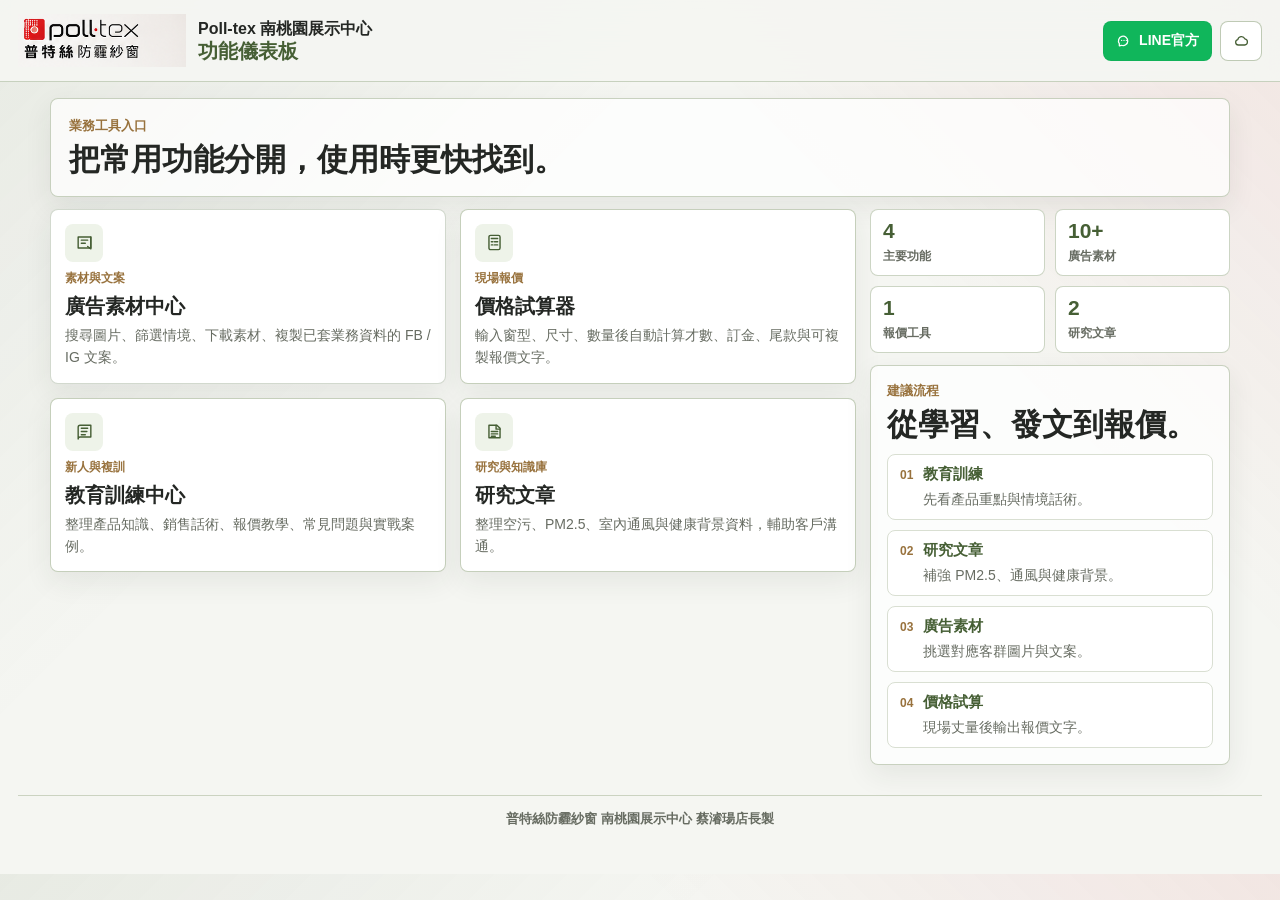
<file: index.html>
<!doctype html>
<html lang="zh-Hant">
  <head>
    <meta charset="utf-8" />
    <meta name="viewport" content="width=device-width, initial-scale=1" />
    <title>Poll-tex 南桃園展示中心功能儀表板</title>
    <link rel="stylesheet" href="styles.css?v=28" />
  </head>
  <body class="dashboard-page">
    <header class="topbar topbar--simple">
      <div class="topbar__inner dashboard-topbar">
        <a class="brand-block brand-block--link" href="index.html" aria-label="Poll-tex 南桃園展示中心功能儀表板">
          <img class="brand-logo" src="assets/polltex-logo.png" alt="Poll-tex 普特絲防霾紗窗" />
          <div>
            <p class="brand-title">Poll-tex 南桃園展示中心</p>
            <h1>功能儀表板</h1>
          </div>
        </a>

        <nav class="quick-links dashboard-nav" aria-label="外部連結">
          <a class="quick-link quick-link--line" href="https://lin.ee/WaqjlRa" target="_blank" rel="noopener noreferrer">
            <svg viewBox="0 0 24 24" aria-hidden="true">
              <path d="M5 19.2V16a7 7 0 1 1 3.1 2.4L5 19.2Z" />
              <path d="M8.5 11.2h.01M12 11.2h.01M15.5 11.2h.01" />
            </svg>
            LINE官方
          </a>
          <a class="quick-link quick-link--icon" href="https://drive.google.com/drive/folders/1jVhw9jCTyAgVBqt5EEuxBNboC5yIZ0II?usp=drive_link" target="_blank" rel="noopener noreferrer" aria-label="開啟雲端素材資料夾" title="雲端素材">
            <svg viewBox="0 0 24 24" aria-hidden="true">
              <path d="M17.5 18H8a4 4 0 0 1-.8-7.92A5.5 5.5 0 0 1 17.7 8.7 4.7 4.7 0 0 1 17.5 18Z" />
            </svg>
          </a>
        </nav>
      </div>
    </header>

    <main class="dashboard-shell">
      <section class="dashboard-hero dashboard-hero--compact" aria-labelledby="dashboardTitle">
        <div>
          <p class="eyebrow">業務工具入口</p>
          <h2 id="dashboardTitle">把常用功能分開，使用時更快找到。</h2>
        </div>
      </section>

      <div class="dashboard-layout">
        <section class="module-grid" aria-label="功能模組">
          <a class="module-card module-card--primary" href="ads.html">
            <span class="module-icon" aria-hidden="true">
              <svg viewBox="0 0 24 24">
                <path d="M4 5h16v14H4z" />
                <path d="M8 9h8M8 13h5M16 17l4 3V5" />
              </svg>
            </span>
            <span class="module-kicker">素材與文案</span>
            <strong>廣告素材中心</strong>
            <span>搜尋圖片、篩選情境、下載素材、複製已套業務資料的 FB / IG 文案。</span>
          </a>

          <a class="module-card" href="quote.html">
            <span class="module-icon" aria-hidden="true">
              <svg viewBox="0 0 24 24">
                <path d="M7 3h10a2 2 0 0 1 2 2v14a2 2 0 0 1-2 2H7a2 2 0 0 1-2-2V5a2 2 0 0 1 2-2Z" />
                <path d="M8 7h8M8 11h2M12 11h4M8 15h2M12 15h4" />
              </svg>
            </span>
            <span class="module-kicker">現場報價</span>
            <strong>價格試算器</strong>
            <span>輸入窗型、尺寸、數量後自動計算才數、訂金、尾款與可複製報價文字。</span>
          </a>

          <a class="module-card" href="training.html">
            <span class="module-icon" aria-hidden="true">
              <svg viewBox="0 0 24 24">
                <path d="M4 6.5A2.5 2.5 0 0 1 6.5 4H20v15H6.5A2.5 2.5 0 0 0 4 21.5v-15Z" />
                <path d="M8 8h8M8 12h7M8 16h5" />
              </svg>
            </span>
            <span class="module-kicker">新人與複訓</span>
            <strong>教育訓練中心</strong>
            <span>整理產品知識、銷售話術、報價教學、常見問題與實戰案例。</span>
          </a>

          <a class="module-card" href="articles.html">
            <span class="module-icon" aria-hidden="true">
              <svg viewBox="0 0 24 24">
                <path d="M5 4h10l4 4v12H5z" />
                <path d="M14 4v5h5M8 12h8M8 15h8M8 18h5" />
              </svg>
            </span>
            <span class="module-kicker">研究與知識庫</span>
            <strong>研究文章</strong>
            <span>整理空污、PM2.5、室內通風與健康背景資料，輔助客戶溝通。</span>
          </a>
        </section>

        <aside class="dashboard-side" aria-label="儀表板摘要">
          <div class="dashboard-stats" aria-label="目前工具狀態">
            <div>
              <strong>4</strong>
              <span>主要功能</span>
            </div>
            <div>
              <strong>10+</strong>
              <span>廣告素材</span>
            </div>
            <div>
              <strong>1</strong>
              <span>報價工具</span>
            </div>
            <div>
              <strong>2</strong>
              <span>研究文章</span>
            </div>
          </div>

          <section class="workflow-panel" aria-label="建議使用流程">
            <div>
              <p class="eyebrow">建議流程</p>
              <h2>從學習、發文到報價。</h2>
            </div>
            <ol class="workflow-list">
              <li><span>01</span><strong>教育訓練</strong><em>先看產品重點與情境話術。</em></li>
              <li><span>02</span><strong>研究文章</strong><em>補強 PM2.5、通風與健康背景。</em></li>
              <li><span>03</span><strong>廣告素材</strong><em>挑選對應客群圖片與文案。</em></li>
              <li><span>04</span><strong>價格試算</strong><em>現場丈量後輸出報價文字。</em></li>
            </ol>
          </section>
        </aside>
      </div>
    </main>

    <footer class="site-footer">
      <p>普特絲防霾紗窗 南桃園展示中心 蔡濬瑒店長製</p>
    </footer>
  </body>
</html>
</file>
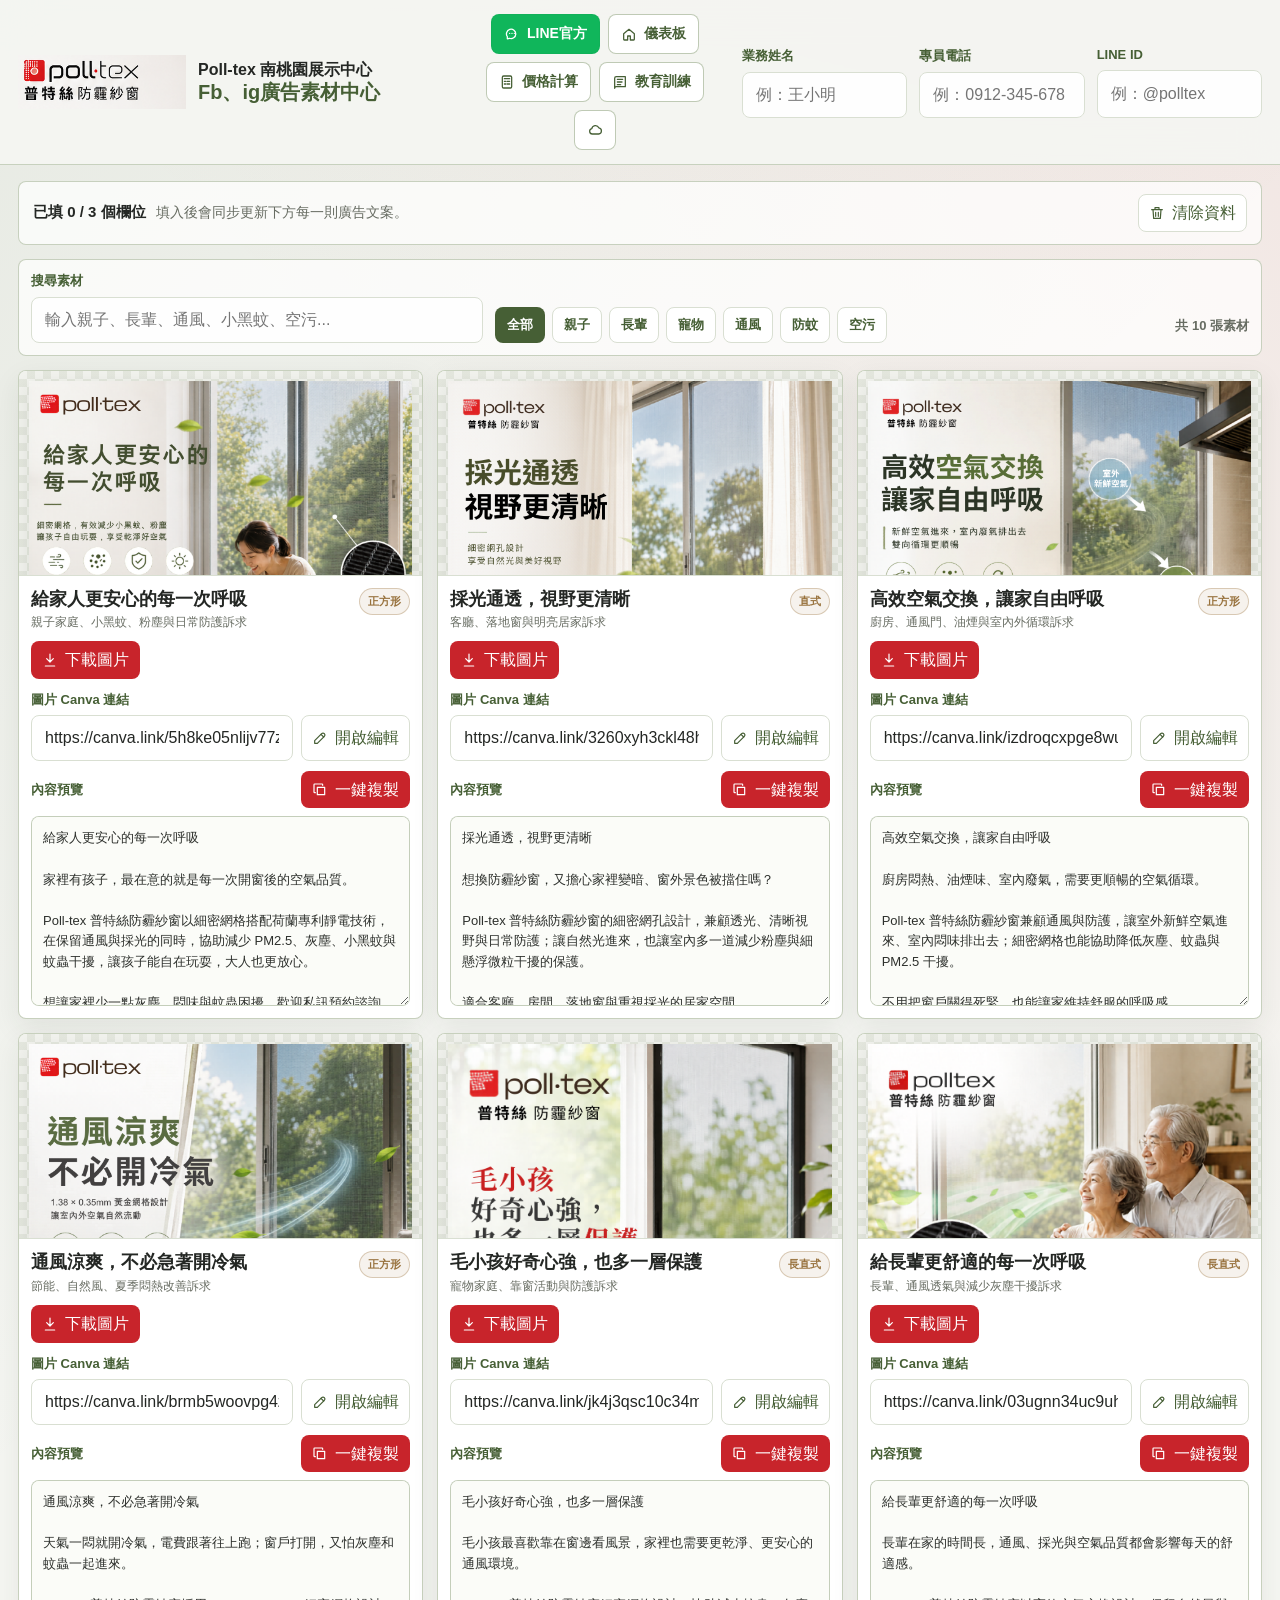
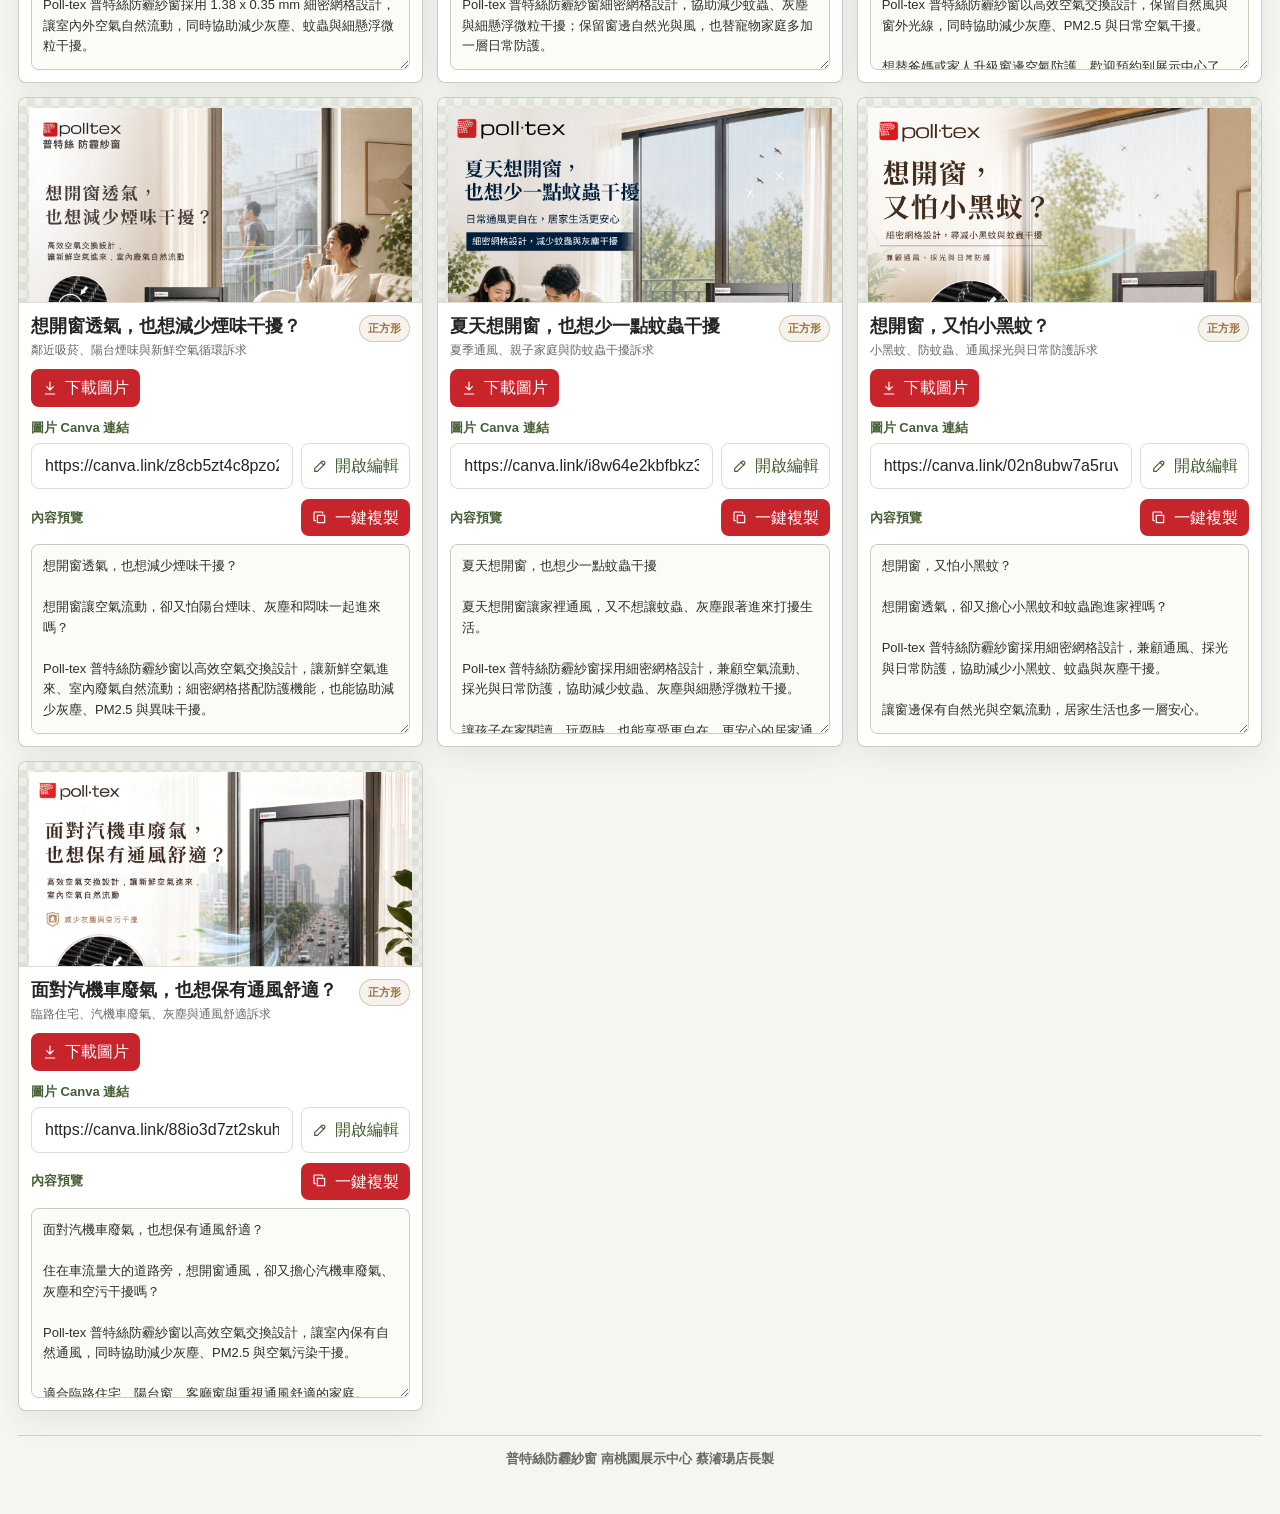
<file: ads.html>
<!doctype html>
<html lang="zh-Hant">
  <head>
    <meta charset="utf-8" />
    <meta name="viewport" content="width=device-width, initial-scale=1" />
    <title>Poll-tex Fb、ig 廣告素材中心</title>
    <link rel="stylesheet" href="styles.css?v=28" />
  </head>
  <body>
    <header class="topbar">
      <div class="topbar__inner">
        <a class="brand-block brand-block--link" href="index.html" aria-label="返回功能儀表板">
          <img class="brand-logo" src="assets/polltex-logo.png" alt="Poll-tex 普特絲防霾紗窗" />
          <div>
            <p class="brand-title">Poll-tex 南桃園展示中心</p>
            <h1>Fb、ig廣告素材中心</h1>
          </div>
        </a>

        <nav class="quick-links" aria-label="功能連結">
          <a class="quick-link quick-link--line" href="https://lin.ee/WaqjlRa" target="_blank" rel="noopener noreferrer">
            <svg viewBox="0 0 24 24" aria-hidden="true">
              <path d="M5 19.2V16a7 7 0 1 1 3.1 2.4L5 19.2Z" />
              <path d="M8.5 11.2h.01M12 11.2h.01M15.5 11.2h.01" />
            </svg>
            LINE官方
          </a>
          <a class="quick-link" href="index.html">
            <svg viewBox="0 0 24 24" aria-hidden="true">
              <path d="M4 11.5 12 5l8 6.5V20a1 1 0 0 1-1 1h-5v-6h-4v6H5a1 1 0 0 1-1-1v-8.5Z" />
            </svg>
            儀表板
          </a>
          <a class="quick-link" href="quote.html">
            <svg viewBox="0 0 24 24" aria-hidden="true">
              <path d="M7 3h10a2 2 0 0 1 2 2v14a2 2 0 0 1-2 2H7a2 2 0 0 1-2-2V5a2 2 0 0 1 2-2Z" />
              <path d="M8 7h8M8 11h2M12 11h4M8 15h2M12 15h4" />
            </svg>
            價格計算
          </a>
          <a class="quick-link" href="training.html">
            <svg viewBox="0 0 24 24" aria-hidden="true">
              <path d="M4 6.5A2.5 2.5 0 0 1 6.5 4H20v15H6.5A2.5 2.5 0 0 0 4 21.5v-15Z" />
              <path d="M8 8h8M8 12h7M8 16h5" />
            </svg>
            教育訓練
          </a>
          <a class="quick-link quick-link--icon" href="https://drive.google.com/drive/folders/1jVhw9jCTyAgVBqt5EEuxBNboC5yIZ0II?usp=drive_link" target="_blank" rel="noopener noreferrer" aria-label="開啟雲端素材資料夾" title="雲端素材">
            <svg viewBox="0 0 24 24" aria-hidden="true">
              <path d="M17.5 18H8a4 4 0 0 1-.8-7.92A5.5 5.5 0 0 1 17.7 8.7 4.7 4.7 0 0 1 17.5 18Z" />
            </svg>
          </a>
        </nav>

        <form class="agent-form" id="agentForm" autocomplete="on">
          <label class="field">
            <span>業務姓名</span>
            <input id="agentName" name="agentName" type="text" placeholder="例：王小明" />
          </label>
          <label class="field">
            <span>專員電話</span>
            <input id="agentPhone" name="agentPhone" type="tel" placeholder="例：0912-345-678" />
          </label>
          <label class="field">
            <span>LINE ID</span>
            <input id="agentLine" name="agentLine" type="text" placeholder="例：@polltex" />
          </label>
        </form>
      </div>
    </header>

    <main class="page-shell">
      <section class="status-strip" aria-label="素材狀態">
        <div>
          <strong id="profileStatus">尚未填寫業務資料</strong>
          <span>填入後會同步更新下方每一則廣告文案。</span>
        </div>
        <button class="soft-button" id="clearProfile" type="button">
          <svg viewBox="0 0 24 24" aria-hidden="true">
            <path d="M4 7h16M10 11v6M14 11v6M6 7l1 13h10l1-13M9 7V4h6v3" />
          </svg>
          清除資料
        </button>
      </section>

      <section class="asset-tools" aria-label="素材搜尋與篩選">
        <label class="search-box">
          <span>搜尋素材</span>
          <input id="assetSearch" type="search" placeholder="輸入親子、長輩、通風、小黑蚊、空污..." autocomplete="off" />
        </label>
        <div class="filter-panel">
          <div class="filter-tabs" aria-label="情境篩選">
            <button class="filter-tab is-active" type="button" data-filter="all">全部</button>
            <button class="filter-tab" type="button" data-filter="family">親子</button>
            <button class="filter-tab" type="button" data-filter="senior">長輩</button>
            <button class="filter-tab" type="button" data-filter="pet">寵物</button>
            <button class="filter-tab" type="button" data-filter="breeze">通風</button>
            <button class="filter-tab" type="button" data-filter="mosquito">防蚊</button>
            <button class="filter-tab" type="button" data-filter="air">空污</button>
          </div>
          <p class="asset-count" id="assetCount">共 10 張素材</p>
        </div>
      </section>

      <section class="ad-grid" id="adGrid" aria-label="廣告素材清單"></section>
      <div class="empty-state" id="emptyState" hidden>
        <strong>找不到符合的素材</strong>
        <span>換個關鍵字，或切回「全部」查看完整素材。</span>
      </div>
    </main>

    <footer class="site-footer">
      <p>普特絲防霾紗窗 南桃園展示中心 蔡濬瑒店長製</p>
    </footer>

    <div class="toast" id="toast" role="status" aria-live="polite"></div>

    <button class="back-top" id="backTop" type="button" aria-label="回到頁面上方" hidden>
      <svg viewBox="0 0 24 24" aria-hidden="true">
        <path d="M12 19V5M6 11l6-6 6 6" />
      </svg>
    </button>

    <div class="image-lightbox" id="imageLightbox" hidden>
      <button class="image-lightbox__close" id="closeLightbox" type="button" aria-label="關閉圖片預覽">
        <svg viewBox="0 0 24 24" aria-hidden="true">
          <path d="M6 6l12 12M18 6 6 18" />
        </svg>
      </button>
      <div class="image-lightbox__stage">
        <img id="lightboxImage" alt="" />
      </div>
      <p class="image-lightbox__caption" id="lightboxCaption"></p>
    </div>

    <script src="script.js?v=28"></script>
  </body>
</html>
</file>
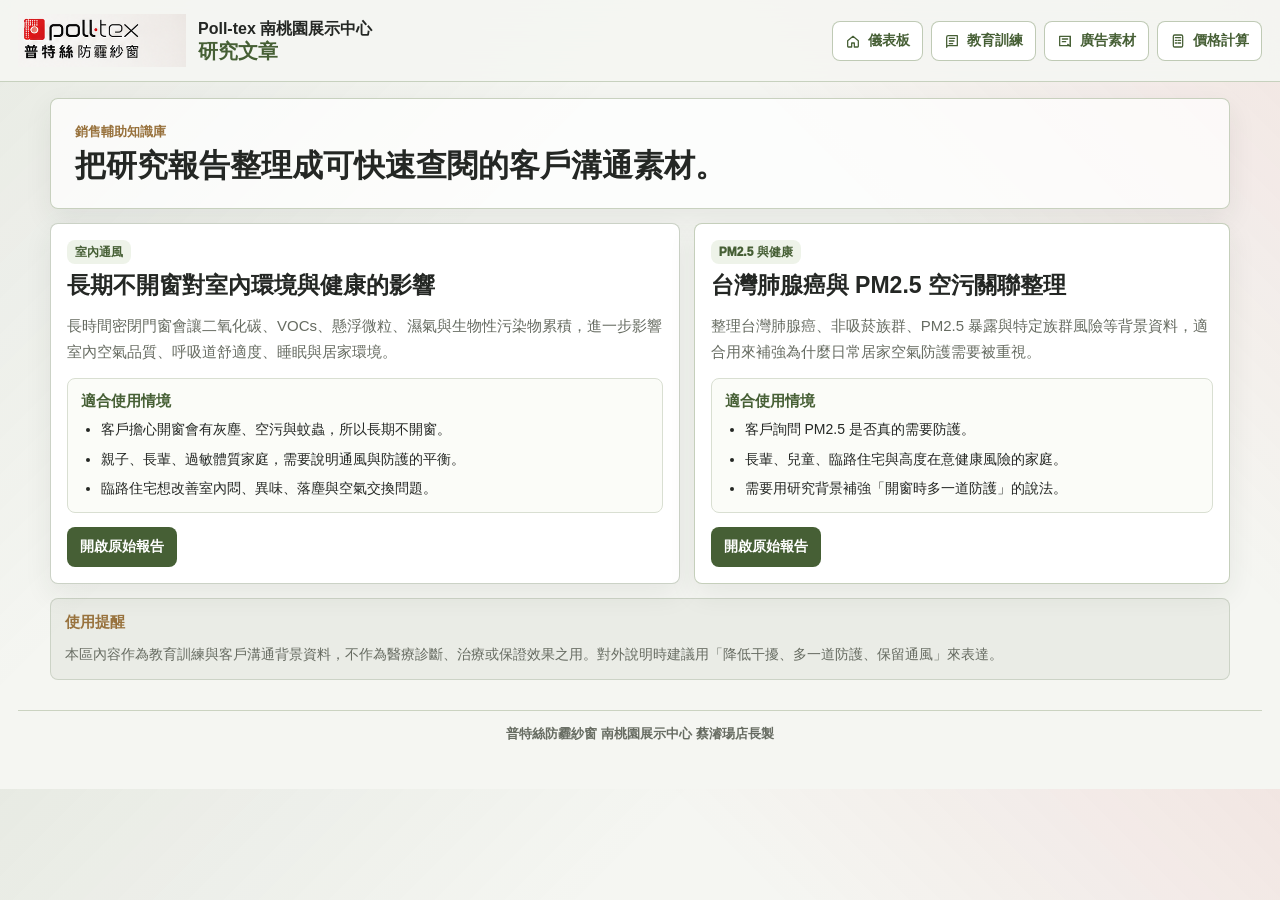
<file: articles.html>
<!doctype html>
<html lang="zh-Hant">
  <head>
    <meta charset="utf-8" />
    <meta name="viewport" content="width=device-width, initial-scale=1" />
    <title>Poll-tex 研究文章</title>
    <link rel="stylesheet" href="styles.css?v=28" />
  </head>
  <body>
    <header class="topbar topbar--simple">
      <div class="topbar__inner dashboard-topbar">
        <a class="brand-block brand-block--link" href="index.html" aria-label="返回功能儀表板">
          <img class="brand-logo" src="assets/polltex-logo.png" alt="Poll-tex 普特絲防霾紗窗" />
          <div>
            <p class="brand-title">Poll-tex 南桃園展示中心</p>
            <h1>研究文章</h1>
          </div>
        </a>

        <nav class="quick-links dashboard-nav" aria-label="功能連結">
          <a class="quick-link" href="index.html">
            <svg viewBox="0 0 24 24" aria-hidden="true">
              <path d="M4 11.5 12 5l8 6.5V20a1 1 0 0 1-1 1h-5v-6h-4v6H5a1 1 0 0 1-1-1v-8.5Z" />
            </svg>
            儀表板
          </a>
          <a class="quick-link" href="training.html#research">
            <svg viewBox="0 0 24 24" aria-hidden="true">
              <path d="M4 6.5A2.5 2.5 0 0 1 6.5 4H20v15H6.5A2.5 2.5 0 0 0 4 21.5v-15Z" />
              <path d="M8 8h8M8 12h7M8 16h5" />
            </svg>
            教育訓練
          </a>
          <a class="quick-link" href="ads.html">
            <svg viewBox="0 0 24 24" aria-hidden="true">
              <path d="M4 5h16v14H4z" />
              <path d="M8 9h8M8 13h5M16 17l4 3V5" />
            </svg>
            廣告素材
          </a>
          <a class="quick-link" href="quote.html">
            <svg viewBox="0 0 24 24" aria-hidden="true">
              <path d="M7 3h10a2 2 0 0 1 2 2v14a2 2 0 0 1-2 2H7a2 2 0 0 1-2-2V5a2 2 0 0 1 2-2Z" />
              <path d="M8 7h8M8 11h2M12 11h4M8 15h2M12 15h4" />
            </svg>
            價格計算
          </a>
        </nav>
      </div>
    </header>

    <main class="dashboard-shell">
      <section class="training-hero article-hero" aria-labelledby="articleTitle">
        <p class="eyebrow">銷售輔助知識庫</p>
        <h2 id="articleTitle">把研究報告整理成可快速查閱的客戶溝通素材。</h2>
      </section>

      <section class="article-layout" aria-label="研究文章列表">
        <article class="article-card article-card--featured">
          <div class="article-card__top">
            <span>室內通風</span>
            <strong>長期不開窗對室內環境與健康的影響</strong>
          </div>
          <p>長時間密閉門窗會讓二氧化碳、VOCs、懸浮微粒、濕氣與生物性污染物累積，進一步影響室內空氣品質、呼吸道舒適度、睡眠與居家環境。</p>
          <div class="article-use">
            <h3>適合使用情境</h3>
            <ul>
              <li>客戶擔心開窗會有灰塵、空污與蚊蟲，所以長期不開窗。</li>
              <li>親子、長輩、過敏體質家庭，需要說明通風與防護的平衡。</li>
              <li>臨路住宅想改善室內悶、異味、落塵與空氣交換問題。</li>
            </ul>
          </div>
          <div class="article-actions">
            <a class="soft-link-button" href="https://docs.google.com/document/d/1JTPM-Xh2n6BMrpYaNBnG1c4xPFk9e2BYab7vm0SftYc/edit?usp=sharing" target="_blank" rel="noopener noreferrer">開啟原始報告</a>
          </div>
        </article>

        <article class="article-card">
          <div class="article-card__top">
            <span>PM2.5 與健康</span>
            <strong>台灣肺腺癌與 PM2.5 空污關聯整理</strong>
          </div>
          <p>整理台灣肺腺癌、非吸菸族群、PM2.5 暴露與特定族群風險等背景資料，適合用來補強為什麼日常居家空氣防護需要被重視。</p>
          <div class="article-use">
            <h3>適合使用情境</h3>
            <ul>
              <li>客戶詢問 PM2.5 是否真的需要防護。</li>
              <li>長輩、兒童、臨路住宅與高度在意健康風險的家庭。</li>
              <li>需要用研究背景補強「開窗時多一道防護」的說法。</li>
            </ul>
          </div>
          <div class="article-actions">
            <a class="soft-link-button" href="https://docs.google.com/document/d/1O75tsWB5tdqfKygus4oXdgmzbzYwgnRomzkGJ2yJJYc/edit?usp=sharing" target="_blank" rel="noopener noreferrer">開啟原始報告</a>
          </div>
        </article>
      </section>

      <section class="article-note" aria-label="文章使用提醒">
        <strong>使用提醒</strong>
        <p>本區內容作為教育訓練與客戶溝通背景資料，不作為醫療診斷、治療或保證效果之用。對外說明時建議用「降低干擾、多一道防護、保留通風」來表達。</p>
      </section>
    </main>

    <footer class="site-footer">
      <p>普特絲防霾紗窗 南桃園展示中心 蔡濬瑒店長製</p>
    </footer>
  </body>
</html>
</file>
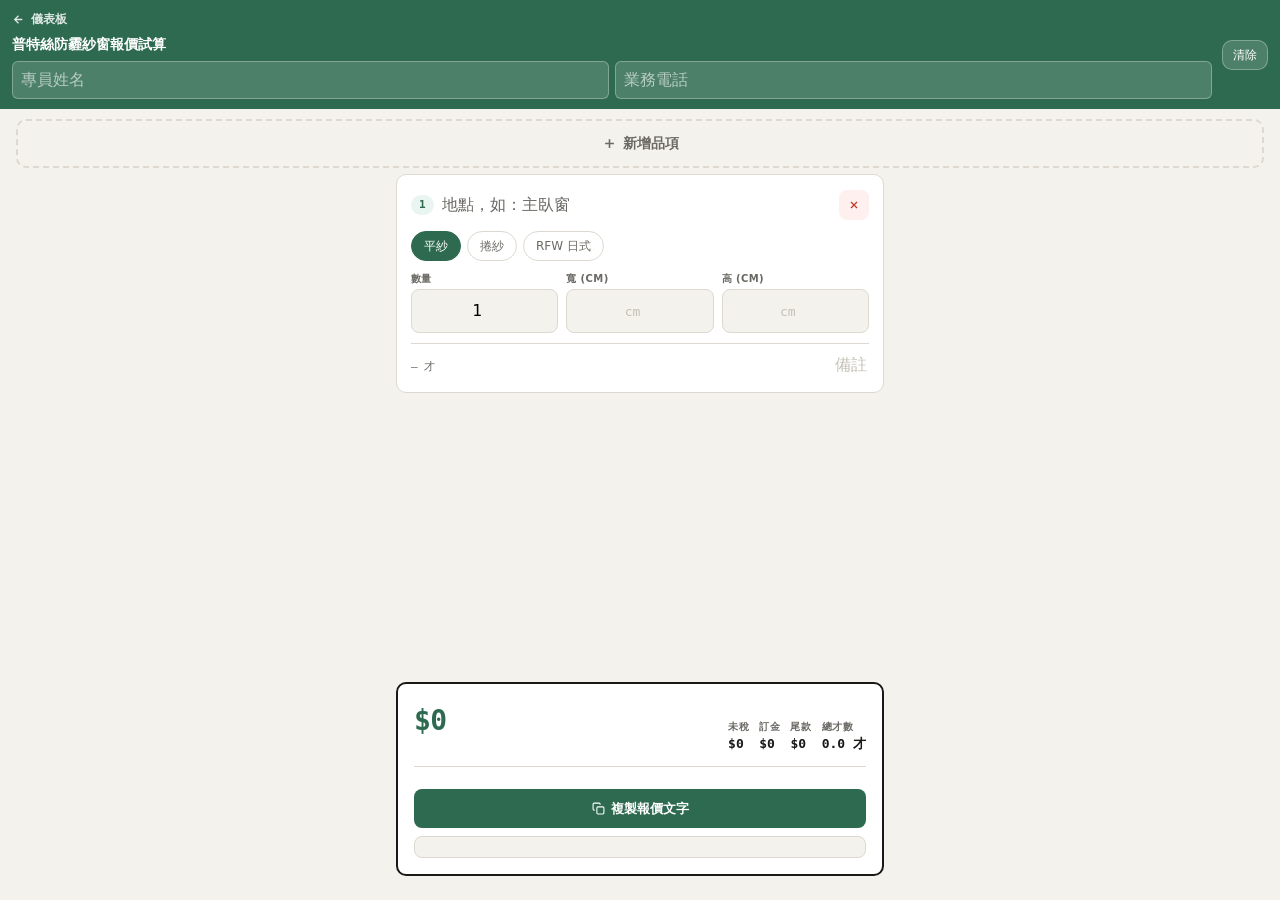
<file: quote.html>
<!doctype html>
<html lang="zh-TW">
<head>
  <meta charset="utf-8" />
  <meta name="viewport" content="width=device-width, initial-scale=1, maximum-scale=1, user-scalable=no" />
  <title>普特絲防霾紗窗 試算</title>
  <style>
    :root {
      --bg: #f4f2ec;
      --surface: #ffffff;
      --fg: #1a1916;
      --muted: #6b6964;
      --border: #ddd9d0;
      --accent: #2d6a4f;
      --accent2: #e8f5f0;
      --radius: 10px;
      --font-body: -apple-system, BlinkMacSystemFont, 'Segoe UI', system-ui, sans-serif;
      --font-mono: ui-monospace, 'SF Mono', Menlo, monospace;
    }
    *, *::before, *::after { box-sizing: border-box; }
    body {
      margin: 0;
      background: var(--bg);
      color: var(--fg);
      font-family: var(--font-body);
      font-size: 15px;
      line-height: 1.5;
      -webkit-font-smoothing: antialiased;
      overscroll-behavior: none;
      overflow: hidden;
      height: 100dvh;
      display: flex;
      flex-direction: column;
    }
    button { font: inherit; cursor: pointer; touch-action: manipulation; }
    input, select { font: inherit; touch-action: manipulation; }

    .header {
      background: var(--accent);
      color: #fff;
      padding: 10px 12px;
      display: flex;
      align-items: center;
      justify-content: space-between;
      gap: 10px;
      position: sticky;
      top: 0;
      z-index: 100;
      overflow: hidden;
      flex-shrink: 0;
    }
    .header-brand { font-size: 14px; font-weight: 700; white-space: nowrap; }
    .header-nav {
      display: inline-flex;
      align-items: center;
      gap: 6px;
      color: rgba(255,255,255,0.85);
      font-size: 12px;
      font-weight: 600;
      text-decoration: none;
      width: fit-content;
    }
    .header-nav:hover { color: #fff; }
    .btn-clear {
      background: rgba(255,255,255,0.15);
      color: #fff;
      border: 1px solid rgba(255,255,255,0.3);
      border-radius: var(--radius);
      padding: 5px 10px;
      font-size: 12px;
      font-weight: 500;
      flex-shrink: 0;
      white-space: nowrap;
    }
    .sales-input {
      background: rgba(255,255,255,0.15);
      border: 1px solid rgba(255,255,255,0.3);
      border-radius: 6px;
      color: #fff;
      font-size: 16px;
      padding: 6px 8px;
      -webkit-text-size-adjust: 100%;
      width: 100%;
    }
    .sales-input::placeholder { color: rgba(255,255,255,0.6); }
    .sales-input:focus { outline: none; border-color: rgba(255,255,255,0.7); }

    .sticky-add {
      position: sticky;
      top: 52px;
      z-index: 50;
      padding: 10px 16px 6px;
      background: var(--bg);
      flex-shrink: 0;
    }
    .btn-add {
      width: 100%;
      padding: 12px;
      border: 2px dashed var(--border);
      border-radius: var(--radius);
      background: transparent;
      color: var(--muted);
      font-size: 14px;
      font-weight: 600;
      display: flex;
      align-items: center;
      justify-content: center;
      gap: 6px;
    }

    .page {
      max-width: 520px;
      margin: 0 auto;
      padding: 0 16px 24px;
      flex: 1;
      overflow-y: auto;
      overscroll-behavior: contain;
      -webkit-overflow-scrolling: touch;
      display: flex;
      flex-direction: column;
    }

    .item-card {
      background: var(--surface);
      border: 1px solid var(--border);
      border-radius: var(--radius);
      padding: 14px;
      margin-bottom: 10px;
    }
    .item-top {
      display: flex;
      align-items: center;
      justify-content: space-between;
      margin-bottom: 10px;
    }
    .item-num {
      font-size: 11px;
      font-weight: 700;
      color: var(--accent);
      background: var(--accent2);
      padding: 2px 8px;
      border-radius: 999px;
      font-family: var(--font-mono);
      flex-shrink: 0;
    }
    .item-name-input {
      font-size: 16px;
      font-weight: 600;
      color: var(--fg);
      border: none;
      background: transparent;
      flex: 1;
      padding: 4px 8px;
      min-width: 0;
    }
    .item-name-input::placeholder { color: var(--muted); font-weight: 400; }
    .item-name-input:focus { outline: none; }
    .btn-delete {
      width: 30px; height: 30px;
      border: none;
      background: #fdf0ef;
      color: #c0392b;
      border-radius: 8px;
      display: grid; place-items: center;
      flex-shrink: 0;
    }
    .type-row { display: flex; gap: 6px; margin-bottom: 10px; flex-wrap: wrap; }
    .type-btn {
      padding: 5px 12px;
      border-radius: 999px;
      border: 1.5px solid var(--border);
      background: transparent;
      color: var(--muted);
      font-size: 12px;
      font-weight: 500;
      transition: all 0.15s;
    }
    .type-btn.active { background: var(--accent); border-color: var(--accent); color: #fff; }

    .dim-row { display: grid; grid-template-columns: 1fr 1fr 1fr; gap: 8px; margin-bottom: 10px; }
    .dim-field { display: flex; flex-direction: column; gap: 3px; }
    .dim-label { font-size: 10px; color: var(--muted); font-weight: 600; text-transform: uppercase; letter-spacing: 0.04em; }
    .dim-input {
      padding: 9px 8px;
      border: 1.5px solid var(--border);
      border-radius: 8px;
      background: var(--bg);
      font-size: 16px;
      font-family: var(--font-mono);
      text-align: center;
      width: 100%;
      -webkit-text-size-adjust: 100%;
      touch-action: manipulation;
    }
    .dim-input:focus { outline: none; border-color: var(--accent); }
    .dim-input::placeholder { color: #c5c0b6; font-size: 13px; }

    .item-foot {
      display: flex;
      align-items: center;
      justify-content: space-between;
      padding-top: 8px;
      border-top: 1px solid var(--border);
    }
    .tsub-badge { font-family: var(--font-mono); font-size: 16px; font-weight: 700; color: var(--accent); }
    .tsub-badge span { font-size: 11px; color: var(--muted); font-weight: 400; }
    .note-input {
      font-size: 16px;
      color: var(--muted);
      border: none;
      background: transparent;
      text-align: right;
      width: 90px;
    }
    .note-input::placeholder { color: #c5c0b6; }
    .note-input:focus { outline: none; color: var(--fg); }

    .summary-card {
      background: var(--surface);
      border: 2px solid var(--fg);
      border-radius: var(--radius);
      padding: 16px;
      margin-top: auto;
      flex-shrink: 0;
    }
    .summary-head { display: flex; align-items: baseline; justify-content: space-between; margin-bottom: 12px; flex-wrap: wrap; gap: 8px; }
    .summary-big { font-family: var(--font-mono); font-size: 28px; font-weight: 800; color: var(--accent); letter-spacing: -0.02em; }
    .summary-meta { display: flex; gap: 10px; flex-wrap: wrap; }
    .summary-meta-item { display: flex; flex-direction: column; }
    .summary-meta-item .lbl { font-size: 10px; color: var(--muted); text-transform: uppercase; letter-spacing: 0.06em; font-weight: 600; }
    .summary-meta-item .val { font-family: var(--font-mono); font-size: 13px; font-weight: 700; }
    .summary-lines { border-top: 1px solid var(--border); padding-top: 10px; margin-bottom: 12px; display: flex; flex-direction: column; gap: 4px; }
    .s-line { display: flex; justify-content: space-between; font-size: 12px; color: var(--muted); }
    .s-line .v { font-family: var(--font-mono); color: var(--fg); }
    .s-line.total { color: var(--fg); font-weight: 700; font-size: 14px; border-top: 1px solid var(--border); padding-top: 5px; margin-top: 2px; }
    .s-line.section-head { font-weight: 700; color: var(--accent); }

    .btn-copy {
      width: 100%;
      padding: 10px;
      background: var(--accent);
      color: #fff;
      border: none;
      border-radius: 8px;
      font-size: 13px;
      font-weight: 600;
      display: flex;
      align-items: center;
      justify-content: center;
      gap: 6px;
      margin-bottom: 8px;
    }
    .btn-copy.copied { background: #3a7d5c; }
    .preview-text {
      background: var(--bg);
      border: 1px solid var(--border);
      border-radius: 8px;
      padding: 10px 12px;
      font-size: 11px;
      font-family: var(--font-mono);
      line-height: 1.7;
      white-space: pre-wrap;
      max-height: none;
      overflow-y: visible;
    }
    .empty-tip { text-align: center; padding: 48px 24px; color: var(--muted); font-size: 14px; }
    .empty-tip .icon { font-size: 40px; margin-bottom: 12px; opacity: 0.35; }
  </style>
</head>
<body>

<header class="header">
  <div style="flex:1;min-width:0;display:flex;flex-direction:column;gap:6px;">
    <a class="header-nav" href="index.html" aria-label="返回功能儀表板">
      <svg width="13" height="13" viewBox="0 0 24 24" fill="none" stroke="currentColor" stroke-width="2.4"><path d="M19 12H5M12 19l-7-7 7-7"/></svg>
      儀表板
    </a>
    <div class="header-brand">普特絲防霾紗窗報價試算</div>
    <div style="display:grid;grid-template-columns:1fr 1fr;gap:6px;min-width:0;">
      <input id="sales-name" class="sales-input" placeholder="專員姓名" oninput="onHeaderInput()" />
      <input id="sales-tel" class="sales-input" placeholder="業務電話" oninput="onHeaderInput()" />
    </div>
  </div>
  <button class="btn-clear" onclick="clearAll()">清除</button>
</header>

<div class="sticky-add">
  <button class="btn-add" onclick="addItem()">
    <svg width="15" height="15" viewBox="0 0 24 24" fill="none" stroke="currentColor" stroke-width="2.5"><path d="M12 5v14M5 12h14"/></svg>
    新增品項
  </button>
</div>

<main class="page">
  <div id="items-container"></div>
  <div class="empty-tip" id="empty-tip">
    <div class="icon">📐</div>
    輸入尺寸，立即試算報價
  </div>
  <div class="summary-card" id="summary-card" style="display:none;">
    <div class="summary-head">
      <div class="summary-big" id="s-total">$0</div>
      <div class="summary-meta">
        <div class="summary-meta-item"><span class="lbl">未稅</span><span class="val" id="s-sub">$0</span></div>
        <div class="summary-meta-item"><span class="lbl">訂金</span><span class="val" id="s-dep">$0</span></div>
        <div class="summary-meta-item"><span class="lbl">尾款</span><span class="val" id="s-bal">$0</span></div>
        <div class="summary-meta-item"><span class="lbl">總才數</span><span class="val" id="s-tsub">0</span></div>
      </div>
    </div>
    <div class="summary-lines" id="summary-lines"></div>
    <button class="btn-copy" id="btn-copy" onclick="copyPreview()">
      <svg width="13" height="13" viewBox="0 0 24 24" fill="none" stroke="currentColor" stroke-width="2"><rect x="9" y="9" width="13" height="13" rx="2"/><path d="M5 15H4a2 2 0 01-2-2V4a2 2 0 012-2h9a2 2 0 012 2v1"/></svg>
      複製報價文字
    </button>
    <div class="preview-text" id="preview-text"></div>
  </div>
</main>

<script>
  var TSUBS_DIV = 900;
  var EXTRA_CM  = 20;
  var MIN_TSUB  = 8;
  var MIN_FEE   = 4500;
  var TAX_RATE  = 0.05;

  var PRICES = {
    FLAT:  { label: '平紗',   mech: 0,    paint: 0,   mesh: 435, labor: 90 },
    ROLL:  { label: '捲紗',   mech: 500,  paint: 300, mesh: 435, labor: 90 },
    RFW:   { label: 'RFW 日式', mech: 1020, paint: 500, mesh: 435, labor: 90 }
  };

  var items = [];
  var nextId = 1;
  var defaultType = 'FLAT';

  function esc(s) {
    if (s == null) return '';
    return String(s).replace(/&/g,'&amp;').replace(/</g,'&lt;').replace(/>/g,'&gt;').replace(/"/g,'&quot;');
  }

  function fmt(n) { return '$' + Math.round(n).toLocaleString('zh-TW'); }

  function calcTsubs(w, h) {
    w = parseFloat(w) || 0;
    h = parseFloat(h) || 0;
    if (w <= 0 || h <= 0) return 0;
    return ((w + EXTRA_CM) * (h + EXTRA_CM)) / TSUBS_DIV;
  }

  function addItem() {
    items.push({ id: nextId++, name: '', type: defaultType, qty: 1, w: '', h: '', note: '' });
    render();
    setTimeout(function() {
      var el = document.getElementById('item-' + (nextId - 1));
      if (el) el.scrollIntoView({ behavior: 'smooth', block: 'center' });
    }, 80);
  }

  function removeItem(id) {
    items = items.filter(function(i) { return i.id !== id; });
    render();
  }

  function setType(id, type) {
    var item = items.filter(function(i) { return i.id === id; })[0];
    if (!item) return;
    item.type = type;
    render();
  }

  function updateField(id, field, val) {
    var item = items.filter(function(i) { return i.id === id; })[0];
    if (!item) return;
    item[field] = val;
    if (field === 'w' || field === 'h') {
      var el = document.getElementById('tsub-' + id);
      if (el) {
        var t = calcTsubs(field === 'w' ? val : item.w, field === 'w' ? item.h : val);
        el.textContent = t > 0 ? t.toFixed(1) : '—';
      }
    }
    updateSummary();
  }

  function onHeaderInput() {
    updateSummary();
  }

  function render() {
    var container = document.getElementById('items-container');
    var emptyTip = document.getElementById('empty-tip');
    var summaryCard = document.getElementById('summary-card');

    if (items.length === 0) {
      container.innerHTML = '';
      emptyTip.style.display = 'block';
      summaryCard.style.display = 'none';
    } else {
      emptyTip.style.display = 'none';
      summaryCard.style.display = 'block';
      var html = '';
      for (var i = 0; i < items.length; i++) {
        var item = items[i];
        var typeBtns = '';
        var types = ['FLAT', 'ROLL', 'RFW'];
        for (var j = 0; j < types.length; j++) {
          var t = types[j];
          var active = item.type === t ? ' active' : '';
          typeBtns += '<button class="type-btn' + active + '" onclick="setType(' + item.id + ',\'' + t + '\')">' + PRICES[t].label + '</button>';
        }
        var tsubVal = item.w && item.h ? calcTsubs(item.w, item.h).toFixed(1) : '—';
        html += '<div class="item-card" id="item-' + item.id + '">' +
          '<div class="item-top">' +
            '<span class="item-num">' + (i + 1) + '</span>' +
            '<input class="item-name-input" placeholder="地點，如：主臥窗" value="' + esc(item.name) + '" oninput="updateField(' + item.id + ',\'name\',this.value)" />' +
            '<button class="btn-delete" onclick="removeItem(' + item.id + ')">' +
              '<svg width="12" height="12" viewBox="0 0 24 24" fill="none" stroke="currentColor" stroke-width="2.5"><path d="M18 6L6 18M6 6l12 12"/></svg>' +
            '</button>' +
          '</div>' +
          '<div class="type-row">' + typeBtns + '</div>' +
          '<div class="dim-row">' +
            '<div class="dim-field"><span class="dim-label">數量</span>' +
              '<input class="dim-input" type="number" min="1" placeholder="數量" value="' + (item.qty || '') + '" oninput="updateField(' + item.id + ',\'qty\',this.value)" /></div>' +
            '<div class="dim-field"><span class="dim-label">寬 (cm)</span>' +
              '<input class="dim-input" type="number" min="1" placeholder="cm" value="' + esc(item.w) + '" oninput="updateField(' + item.id + ',\'w\',this.value)" /></div>' +
            '<div class="dim-field"><span class="dim-label">高 (cm)</span>' +
              '<input class="dim-input" type="number" min="1" placeholder="cm" value="' + esc(item.h) + '" oninput="updateField(' + item.id + ',\'h\',this.value)" /></div>' +
          '</div>' +
          '<div class="item-foot">' +
            '<div class="tsub-badge"><span id="tsub-' + item.id + '">' + tsubVal + '</span><span> 才</span></div>' +
            '<input class="note-input" placeholder="備註" value="' + esc(item.note) + '" oninput="updateField(' + item.id + ',\'note\',this.value)" />' +
          '</div>' +
        '</div>';
      }
      container.innerHTML = html;
    }
    updateSummary();
  }

  function updateSummary() {
    var byType = {
      FLAT: { mech: 0, paint: 0, mesh: 0, labor: 0, tsub: 0 },
      ROLL: { mech: 0, paint: 0, mesh: 0, labor: 0, tsub: 0 },
      RFW:  { mech: 0, paint: 0, mesh: 0, labor: 0, tsub: 0 }
    };
    var lines = [];

    for (var i = 0; i < items.length; i++) {
      var item = items[i];
      var rawTsub = calcTsubs(item.w, item.h);
      if (rawTsub <= 0) continue;
      var tsub = Math.max(rawTsub, MIN_TSUB);
      var qty = parseInt(item.qty) || 1;
      var p = PRICES[item.type];
      if (!p) continue;
      byType[item.type].mech   += p.mech  * tsub * qty;
      byType[item.type].paint  += p.paint * tsub * qty;
      byType[item.type].mesh   += p.mesh  * tsub * qty;
      byType[item.type].tsub  += tsub * qty;
      var name = item.name || ('品項' + (i + 1));
      lines.push({ name: name, label: p.label, qty: qty, tsub: tsub, type: item.type, w: item.w, h: item.h });
    }

    var flat = byType.FLAT;
    var roll = byType.ROLL;
    var rfw  = byType.RFW;
    var totalTsub = flat.tsub + roll.tsub + rfw.tsub;
    var flatSt  = flat.mech + flat.paint + flat.mesh;
    var rollSt  = roll.mech + roll.paint + roll.mesh;
    var rfwSt   = rfw.mech  + rfw.paint  + rfw.mesh;
    var subtotal = flatSt + rollSt + rfwSt;

    // 施工費：全部品項總才數，< 50才 = 4500；否則 = 總才數 × 90
    var laborFee = totalTsub > 0 ? (totalTsub >= 50 ? totalTsub * 90 : MIN_FEE) : 0;
    subtotal += laborFee;

    // 各類型施工費攤提
    var flatLabor = totalTsub > 0 ? Math.round(laborFee * flat.tsub / totalTsub) : 0;
    var rollLabor = totalTsub > 0 ? Math.round(laborFee * roll.tsub / totalTsub) : 0;
    var rfwLabor = totalTsub > 0 ? Math.round(laborFee * rfw.tsub / totalTsub) : 0;

    var tax  = Math.round(subtotal * TAX_RATE);
    var total = subtotal + tax;
    var flatDep  = Math.round((flatSt + flatLabor) * 0.10);
    var rollDep  = Math.round((rollSt + rollLabor) * 0.70);
    var rfwDep   = Math.round((rfwSt  + rfwLabor) * 0.70);
    var totalDep = flatDep + rollDep + rfwDep;

    document.getElementById('s-total').textContent = fmt(total);
    document.getElementById('s-sub').textContent  = fmt(subtotal);
    document.getElementById('s-dep').textContent  = fmt(totalDep);
    document.getElementById('s-bal').textContent  = fmt(total - totalDep);
    document.getElementById('s-tsub').textContent = totalTsub.toFixed(1) + ' 才';

    var sl = document.getElementById('summary-lines');
    var h = '';
    if (totalTsub > 0) {
      if (rfw.tsub > 0) {
        h += '<div class="s-line section-head">◆ RFW 日式</div>';
        h += '<div class="s-line"><span>機構 $1020/才 × ' + rfw.tsub.toFixed(1) + '才</span><span class="v">' + fmt(rfw.mech) + '</span></div>';
        h += '<div class="s-line"><span>烤漆 $500/才 × ' + rfw.tsub.toFixed(1) + '才</span><span class="v">' + fmt(rfw.paint) + '</span></div>';
        h += '<div class="s-line"><span>紗網 $435/才 × ' + rfw.tsub.toFixed(1) + '才</span><span class="v">' + fmt(rfw.mesh) + '</span></div>';
      }
      if (roll.tsub > 0) {
        h += '<div class="s-line section-head">◆ 捲紗</div>';
        h += '<div class="s-line"><span>機構 $500/才 × ' + roll.tsub.toFixed(1) + '才</span><span class="v">' + fmt(roll.mech) + '</span></div>';
        h += '<div class="s-line"><span>烤漆 $300/才 × ' + roll.tsub.toFixed(1) + '才</span><span class="v">' + fmt(roll.paint) + '</span></div>';
        h += '<div class="s-line"><span>紗網 $435/才 × ' + roll.tsub.toFixed(1) + '才</span><span class="v">' + fmt(roll.mesh) + '</span></div>';
      }
      if (flat.tsub > 0) {
        h += '<div class="s-line section-head">◆ 平紗</div>';
        h += '<div class="s-line"><span>紗網 $435/才 × ' + flat.tsub.toFixed(1) + '才</span><span class="v">' + fmt(flat.mesh) + '</span></div>';
      }
      var laborLabel = laborFee === MIN_FEE
        ? '施工費（低於50才）'
        : '施工費 $90/才 × ' + totalTsub.toFixed(1) + ' 才';
      h += '<div class="s-line"><span>' + laborLabel + '</span><span class="v">' + fmt(laborFee) + '</span></div>';
      h += '<div class="s-line total"><span>含稅總計</span><span class="v">' + fmt(total) + '</span></div>';
    }
    sl.innerHTML = h;

    generatePreview(lines, byType, subtotal, tax, total, flatSt, rollSt, rfwSt, flatDep, rollDep, rfwDep, totalDep, laborFee, totalTsub);
  }

  function generatePreview(lines, byType, subtotal, tax, total, flatSt, rollSt, rfwSt, flatDep, rollDep, rfwDep, totalDep, laborFee, totalTsub) {
    var el = document.getElementById('preview-text');
    var flat = byType.FLAT, roll = byType.ROLL, rfw = byType.RFW;
    if (totalTsub === 0) { el.textContent = ''; return; }

    var today = new Date().toLocaleDateString('zh-TW', { year: 'numeric', month: '2-digit', day: '2-digit' });
    var name = (document.getElementById('sales-name').value || '【姓名】');
    var tel  = (document.getElementById('sales-tel').value  || '【電話】');

    var flatLabor = totalTsub > 0 ? Math.round(laborFee * flat.tsub / totalTsub) : 0;
    var rollLabor = totalTsub > 0 ? Math.round(laborFee * roll.tsub / totalTsub) : 0;
    var rfwLabor  = totalTsub > 0 ? Math.round(laborFee * rfw.tsub  / totalTsub) : 0;

    var sep = '\n━━━━━━━━━━━━\n';

    var text = '【普特絲防霾紗窗報價單】\n';
    text += '常順地產｜南桃園經銷商\n';
    text += '專員：' + name + '｜' + tel + '\n';
    text += '日期：' + today + '\n';
    text += sep;

    for (var i = 0; i < lines.length; i++) {
      var l = lines[i];
      var p = PRICES[l.type];
      var itemMech   = p.mech   * l.tsub * l.qty;
      var itemPaint  = p.paint  * l.tsub * l.qty;
      var itemMesh   = p.mesh   * l.tsub * l.qty;
      var itemLabor  = Math.round((laborFee * l.tsub * l.qty) / totalTsub);
      var itemSt     = itemMech + itemPaint + itemMesh + itemLabor;
      var dimText = l.w && l.h ? String(parseFloat(l.w) + EXTRA_CM) + 'x' + String(parseFloat(l.h) + EXTRA_CM) + '=' + l.tsub.toFixed(1) + '才' : l.tsub.toFixed(1) + '才';
      var qtyText = l.qty > 1 ? ' ×' + l.qty : '';
      var itemTitle = l.name + p.label + ' ' + dimText + qtyText;

      if (l.type === 'RFW') {
        text += itemTitle + '\n';
        text += '機構' + fmt(itemMech) + '｜烤漆' + fmt(itemPaint) + '\n';
        text += '紗網' + fmt(itemMesh) + '｜施工' + fmt(itemLabor) + '\n';
        text += '小計：' + fmt(itemSt) + '元\n';
      } else if (l.type === 'ROLL') {
        text += itemTitle + '\n';
        text += '機構' + fmt(itemMech) + '｜烤漆' + fmt(itemPaint) + '\n';
        text += '紗網' + fmt(itemMesh) + '｜施工' + fmt(itemLabor) + '\n';
        text += '小計：' + fmt(itemSt) + '元\n';
      } else {
        text += itemTitle + '\n';
        text += '紗網' + fmt(itemMesh) + '｜施工' + fmt(itemLabor) + '\n';
        text += '小計：' + fmt(itemSt) + '元\n';
      }
      if (i < lines.length - 1) text += sep.replace('\n', '\n'); // 品項間加分隔線（不重複換行）
    }

    text += sep;
    // 各項費用明細
    var totalMesh = flat.mesh + roll.mesh + rfw.mesh;
    if (totalMesh > 0)     text += '紗網材料費：' + fmt(totalMesh) + '元\n';
    if (roll.mech  > 0)    text += '捲紗機構：' + fmt(roll.mech) + '元\n';
    if (roll.paint > 0)    text += '烤漆費：' + fmt(roll.paint + rfw.paint) + '元\n';
    if (rfw.mech  > 0)     text += 'RFW日式：' + fmt(rfw.mech) + '元\n';
    if (rfw.paint > 0)     text += 'RFW烤漆費：' + fmt(rfw.paint) + '元\n';
    if (laborFee  > 0)     text += '施工費用：' + fmt(laborFee) + '元\n';
    text += '營業稅5%：' + fmt(tax) + '元\n';
    text += '含稅總計：' + fmt(total) + '元\n';
    text += sep;
    text += '💳 付款明細\n';
    text += '訂金：' + fmt(totalDep) + '元\n';
    text += '尾款：' + fmt(total - totalDep) + '元\n';
    text += '註：捲紗/RFW訂金70%，平紗10%\n';
    text += sep;
    text += '※才數依外框長寬各+20cm計\n';
    if (laborFee === MIN_FEE) {
      text += '※施工費未滿50才以4,500元計\n';
    } else {
      text += '※施工費$90/才×' + totalTsub.toFixed(1) + '才\n';
    }
    text += '※收到訂金後訂單成立\n';
    text += '※訂金恕不退還';

    el.textContent = text;
  }

  function copyPreview() {
    var text = document.getElementById('preview-text').textContent;
    if (!text) return;
    navigator.clipboard.writeText(text).then(function() {
      var btn = document.getElementById('btn-copy');
      btn.classList.add('copied');
      btn.innerHTML = '<svg width="13" height="13" viewBox="0 0 24 24" fill="none" stroke="currentColor" stroke-width="2.5"><path d="M20 6L9 17l-5-5"/></svg>已複製！';
      setTimeout(function() {
        btn.classList.remove('copied');
        btn.innerHTML = '<svg width="13" height="13" viewBox="0 0 24 24" fill="none" stroke="currentColor" stroke-width="2"><rect x="9" y="9" width="13" height="13" rx="2"/><path d="M5 15H4a2 2 0 01-2-2V4a2 2 0 012-2h9a2 2 0 012 2v1"/></svg>複製報價文字';
      }, 2000);
    });
  }

  function clearAll() {
    if (items.length && !confirm('確定清除所有品項？')) return;
    items = [];
    render();
  }

  // init
  addItem();
</script>
</body>
</html>
</file>
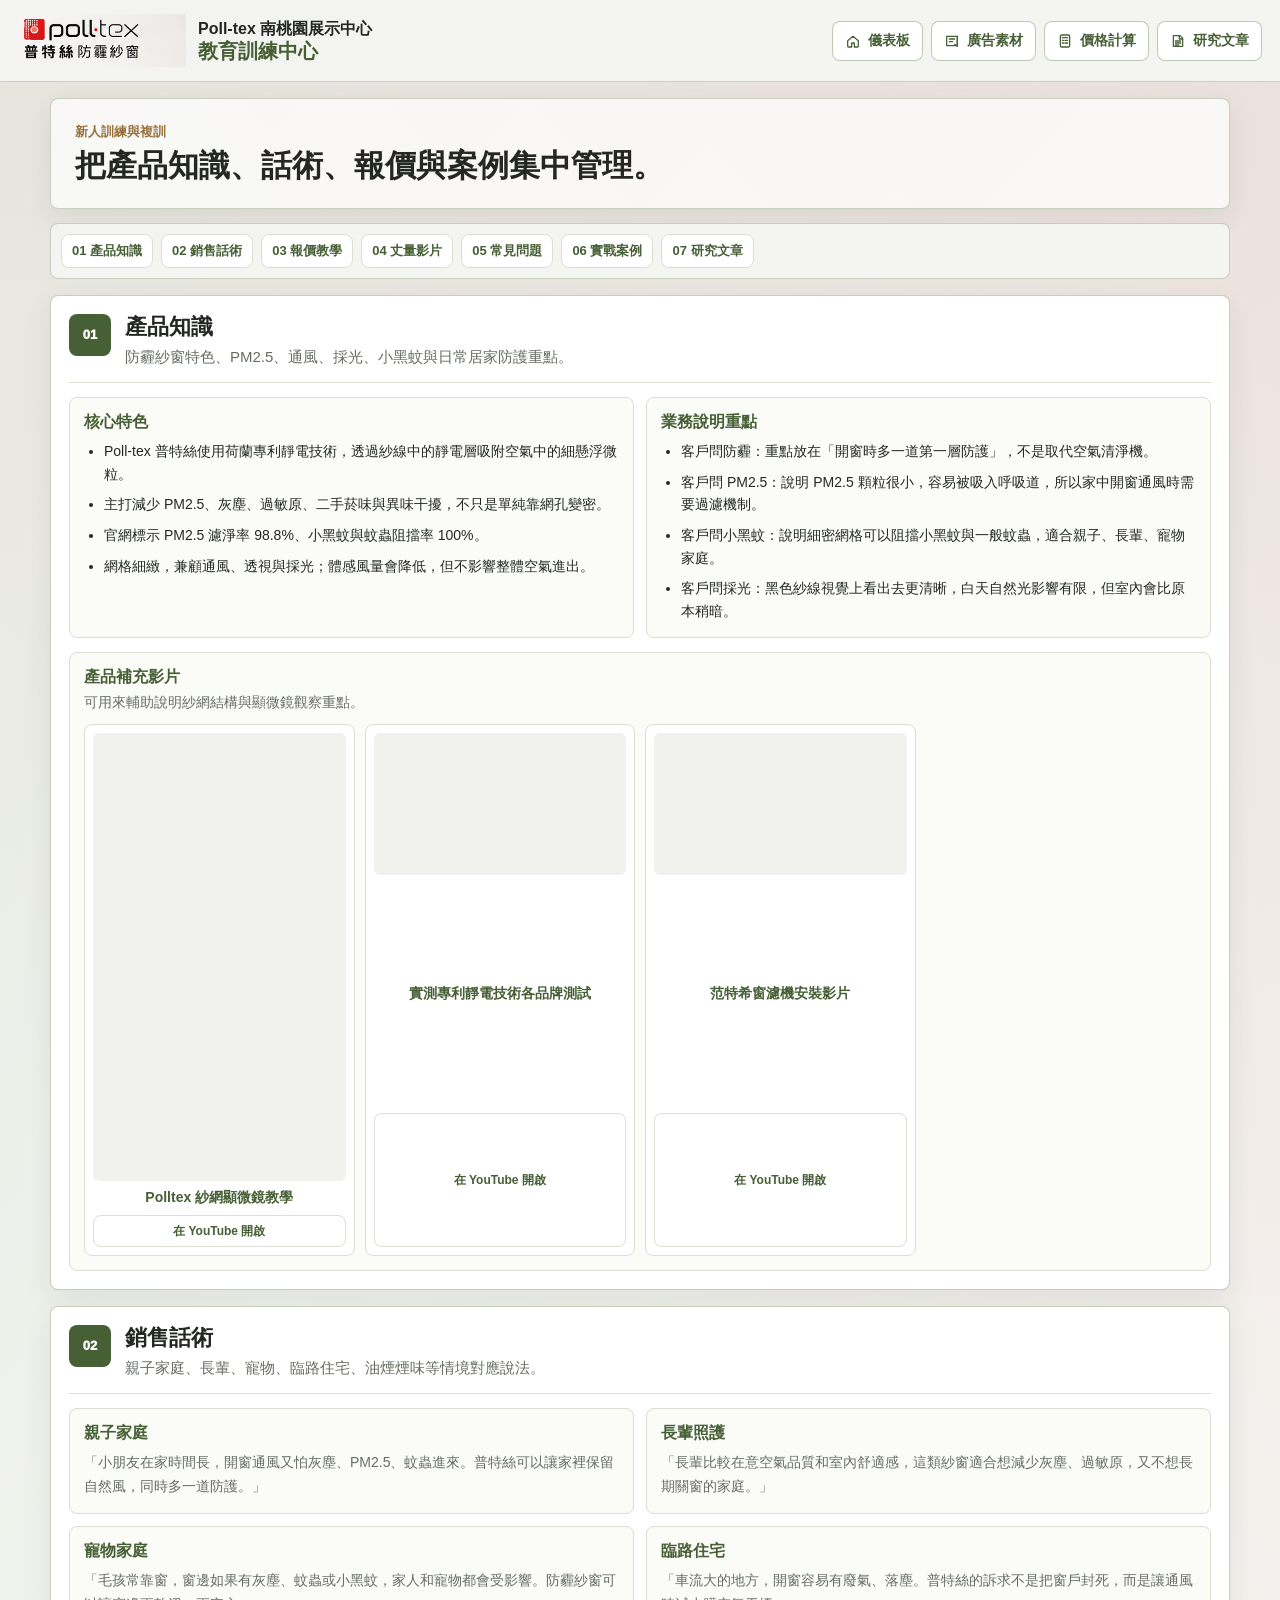
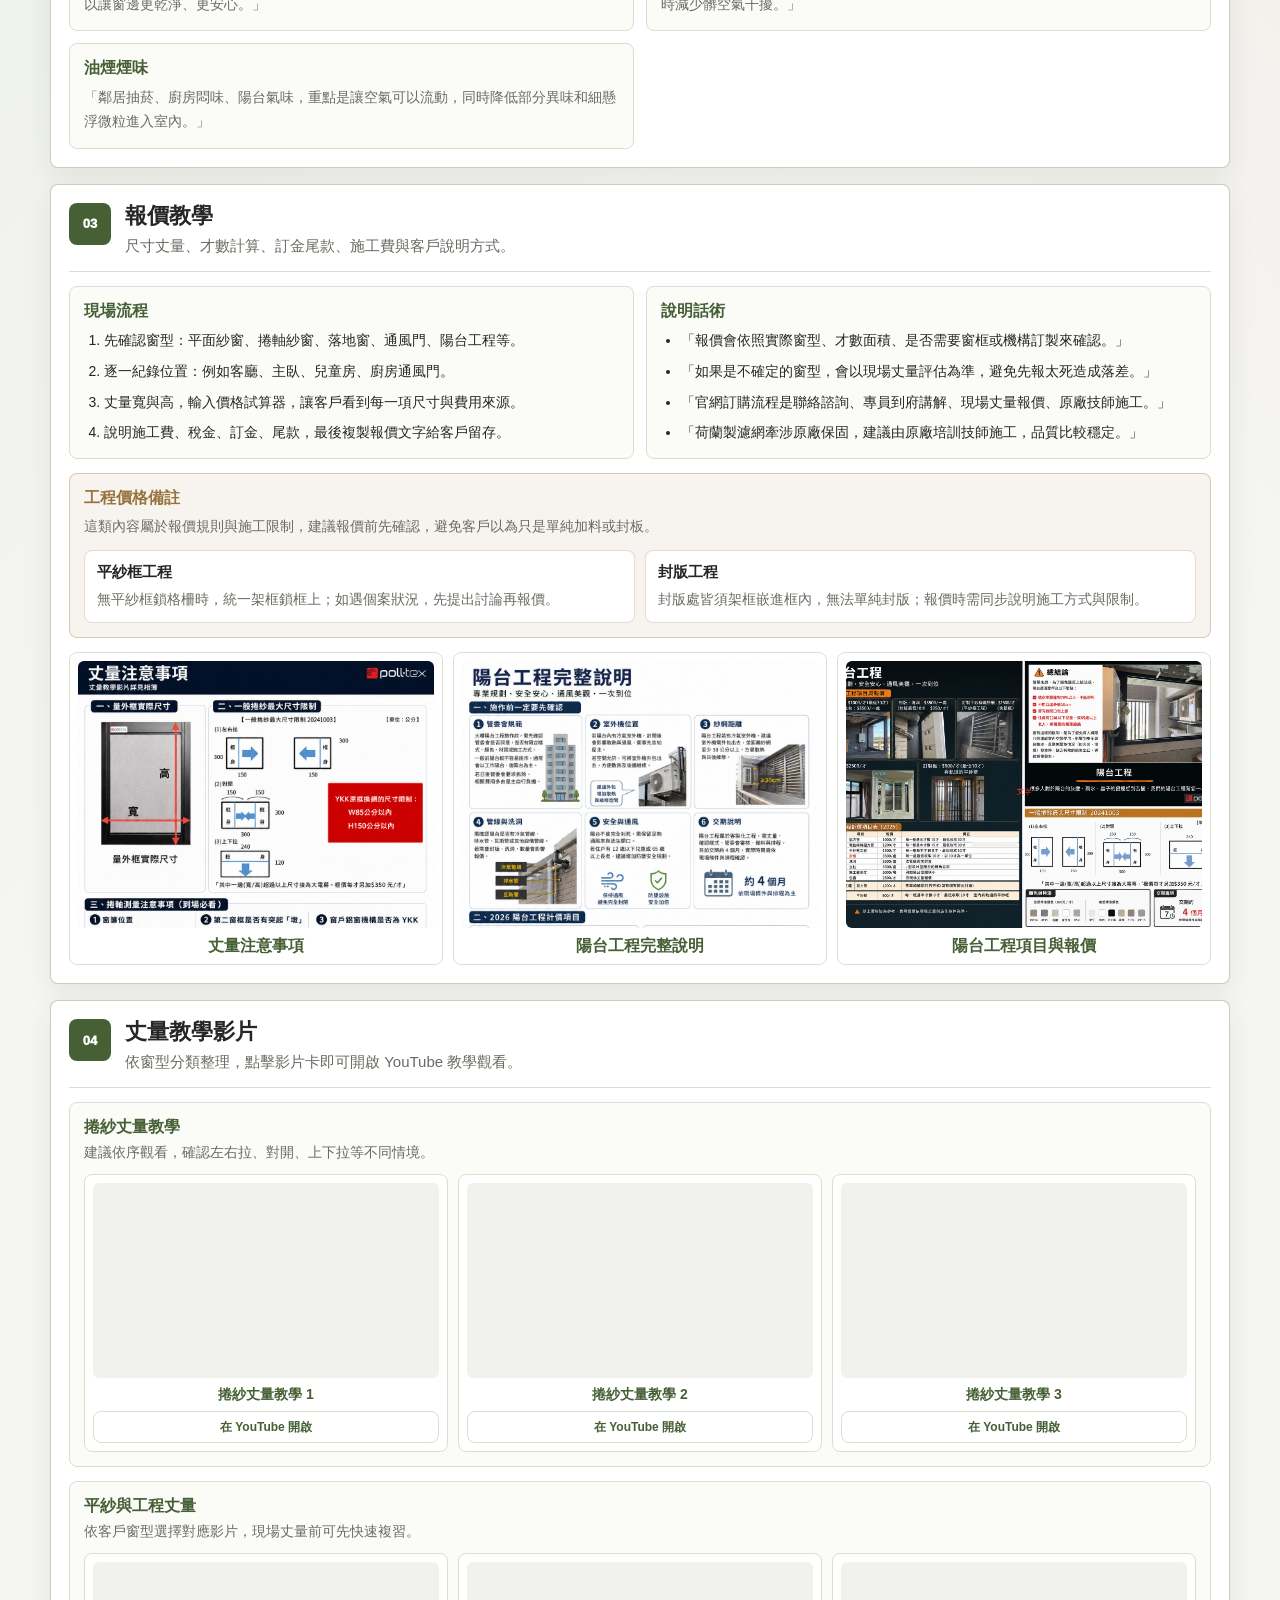
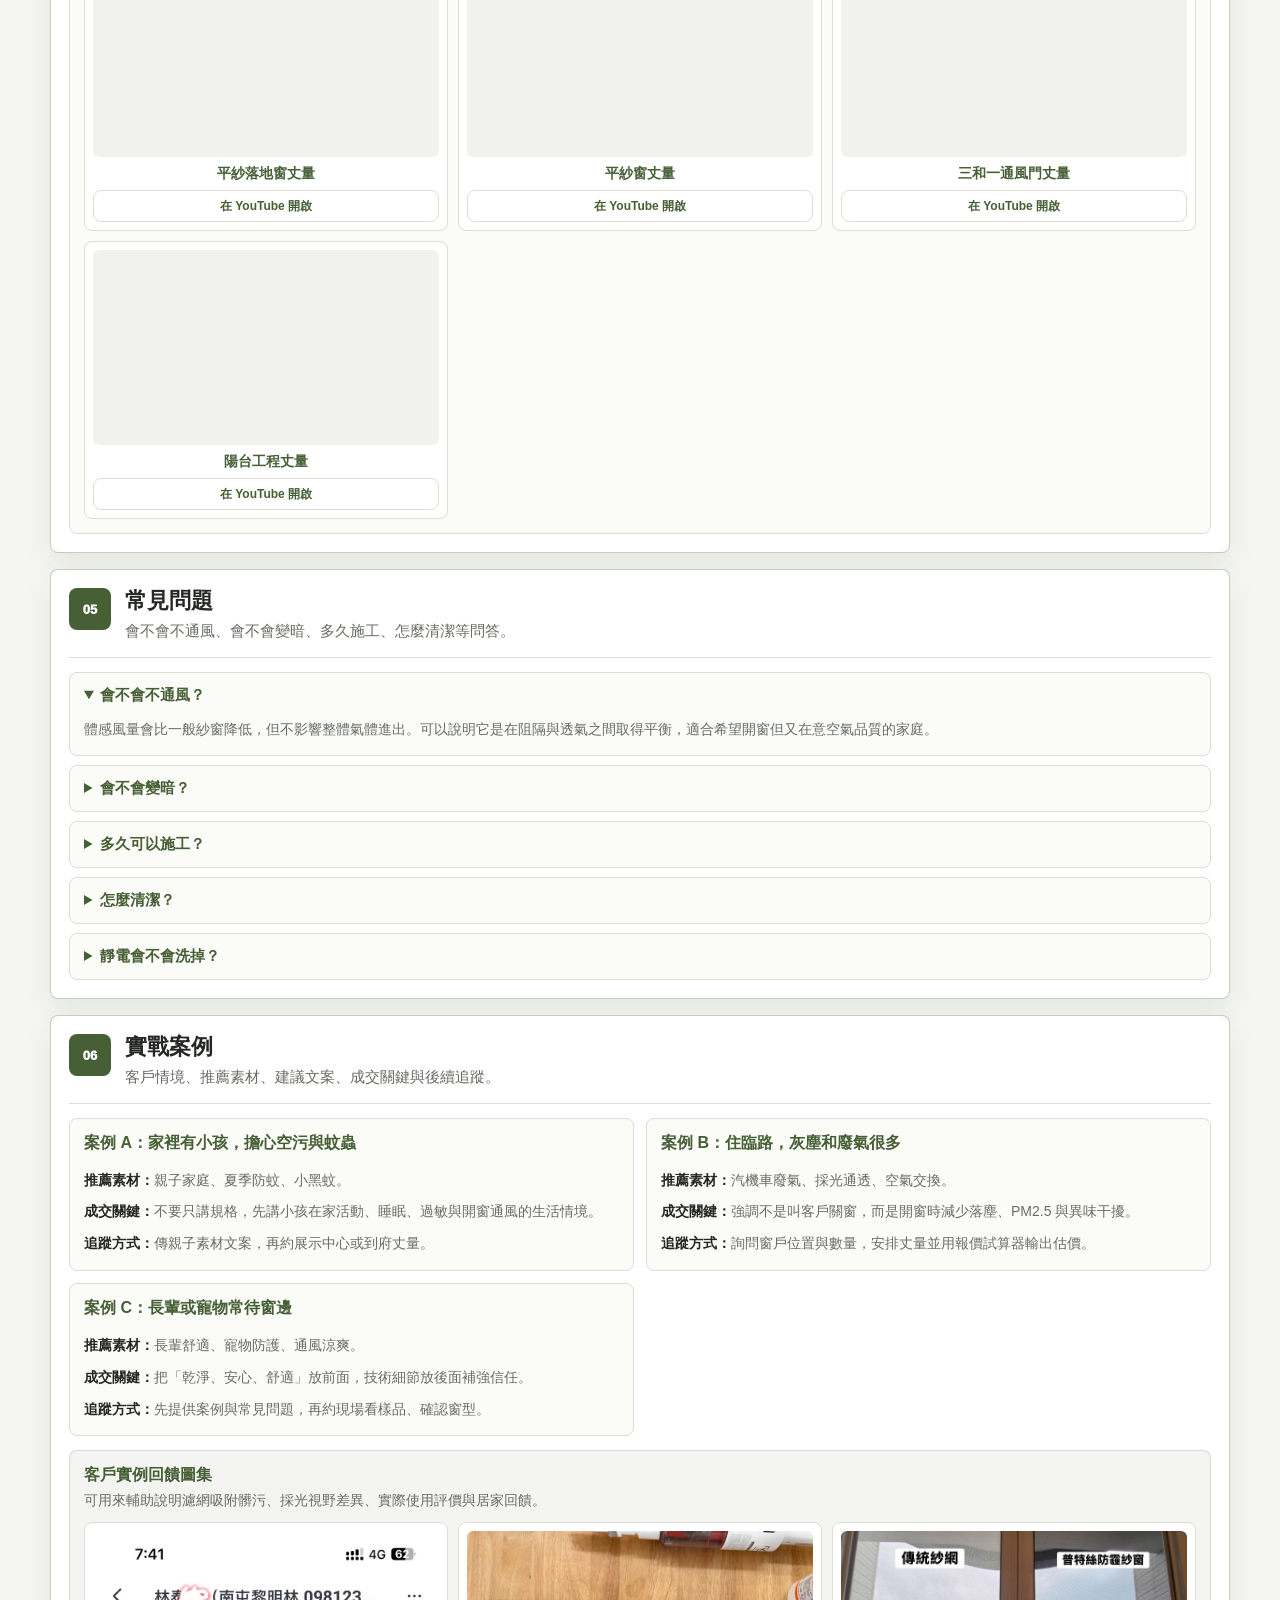
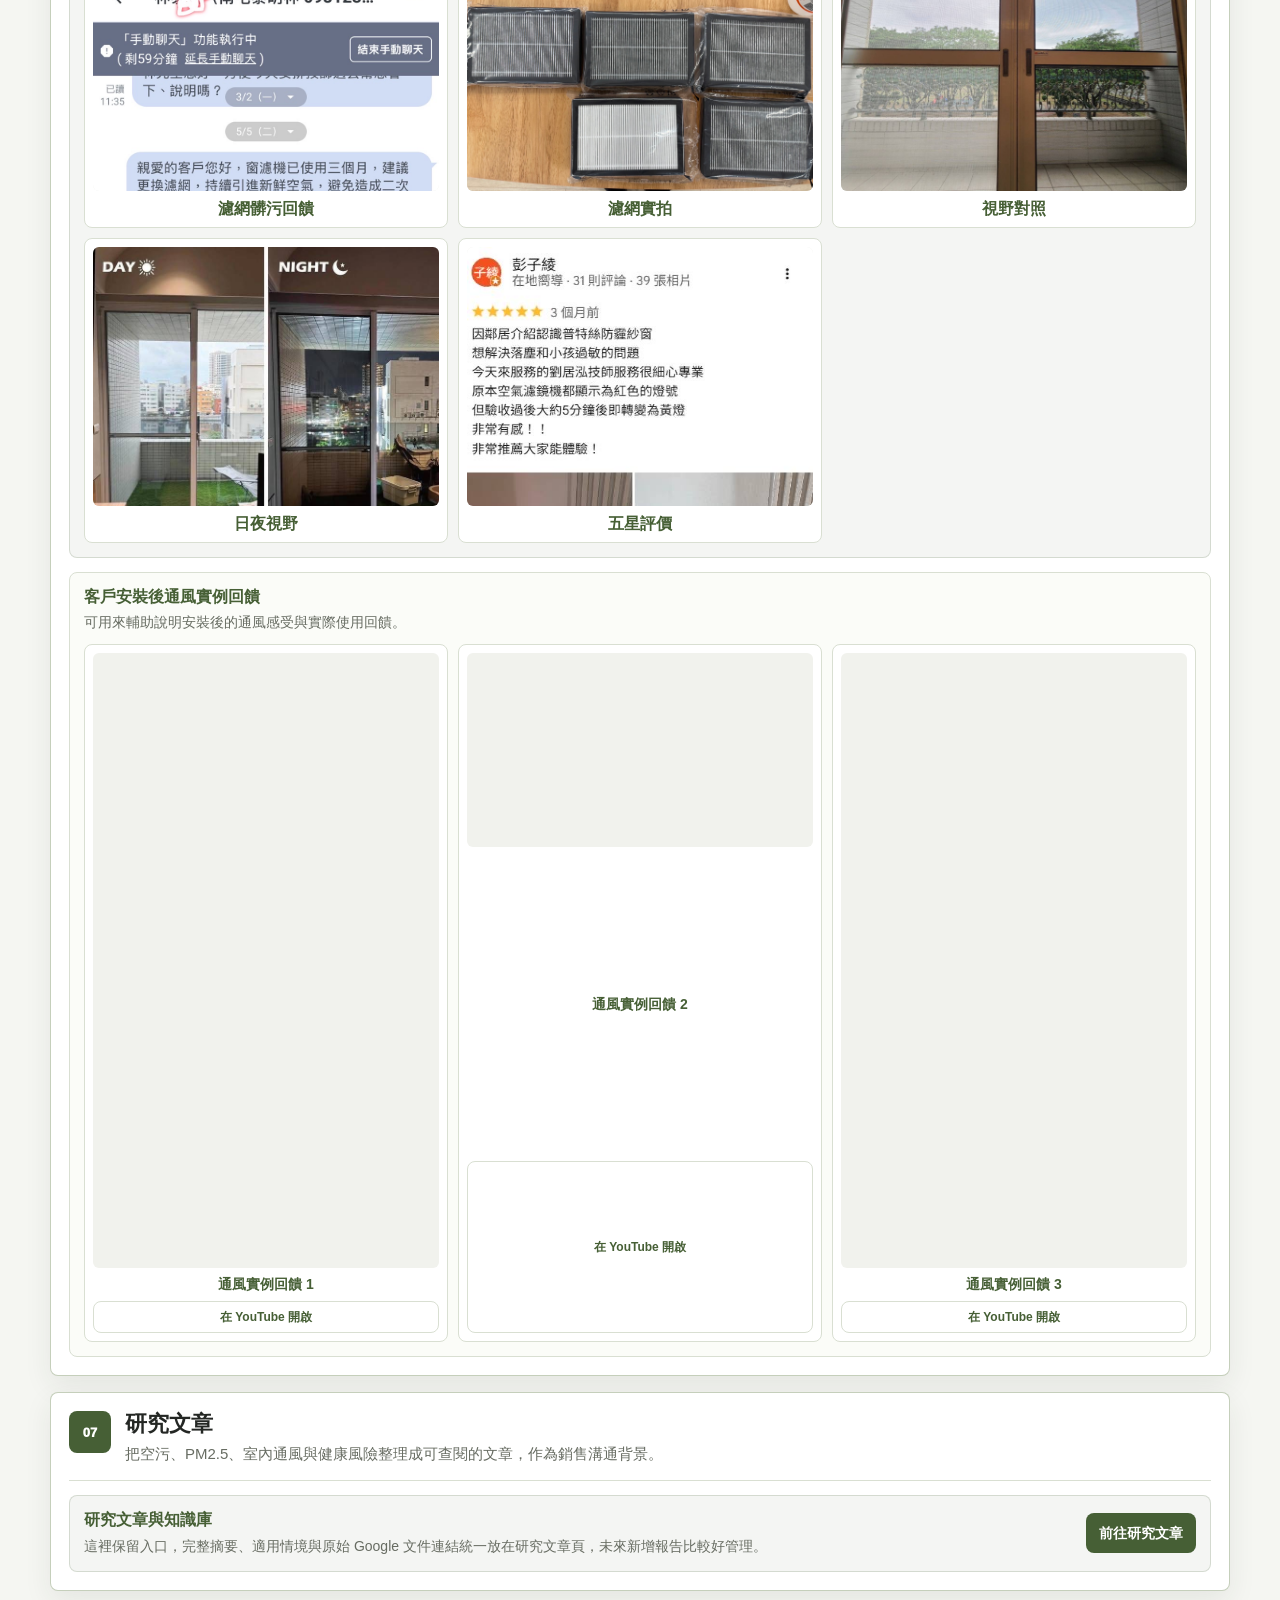
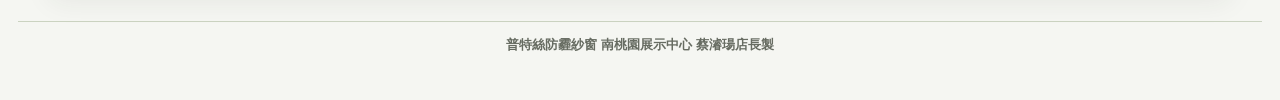
<file: training.html>
<!doctype html>
<html lang="zh-Hant">
  <head>
    <meta charset="utf-8" />
    <meta name="viewport" content="width=device-width, initial-scale=1" />
    <title>Poll-tex 教育訓練中心</title>
    <link rel="stylesheet" href="styles.css?v=28" />
  </head>
  <body>
    <header class="topbar topbar--simple">
      <div class="topbar__inner dashboard-topbar">
        <a class="brand-block brand-block--link" href="index.html" aria-label="返回功能儀表板">
          <img class="brand-logo" src="assets/polltex-logo.png" alt="Poll-tex 普特絲防霾紗窗" />
          <div>
            <p class="brand-title">Poll-tex 南桃園展示中心</p>
            <h1>教育訓練中心</h1>
          </div>
        </a>

        <nav class="quick-links dashboard-nav" aria-label="功能連結">
          <a class="quick-link" href="index.html">
            <svg viewBox="0 0 24 24" aria-hidden="true">
              <path d="M4 11.5 12 5l8 6.5V20a1 1 0 0 1-1 1h-5v-6h-4v6H5a1 1 0 0 1-1-1v-8.5Z" />
            </svg>
            儀表板
          </a>
          <a class="quick-link" href="ads.html">
            <svg viewBox="0 0 24 24" aria-hidden="true">
              <path d="M4 5h16v14H4z" />
              <path d="M8 9h8M8 13h5M16 17l4 3V5" />
            </svg>
            廣告素材
          </a>
          <a class="quick-link" href="quote.html">
            <svg viewBox="0 0 24 24" aria-hidden="true">
              <path d="M7 3h10a2 2 0 0 1 2 2v14a2 2 0 0 1-2 2H7a2 2 0 0 1-2-2V5a2 2 0 0 1 2-2Z" />
              <path d="M8 7h8M8 11h2M12 11h4M8 15h2M12 15h4" />
            </svg>
            價格計算
          </a>
          <a class="quick-link" href="articles.html">
            <svg viewBox="0 0 24 24" aria-hidden="true">
              <path d="M5 4h10l4 4v12H5z" />
              <path d="M14 4v5h5M8 12h8M8 15h8M8 18h5" />
            </svg>
            研究文章
          </a>
        </nav>
      </div>
    </header>

    <main class="dashboard-shell">
      <section class="training-hero" aria-labelledby="trainingTitle">
        <p class="eyebrow">新人訓練與複訓</p>
        <h2 id="trainingTitle">把產品知識、話術、報價與案例集中管理。</h2>
      </section>

      <section class="training-jump" aria-label="教育訓練快速跳轉">
        <a href="#product">01 產品知識</a>
        <a href="#scripts">02 銷售話術</a>
        <a href="#quote-guide">03 報價教學</a>
        <a href="#measure-videos">04 丈量影片</a>
        <a href="#faq">05 常見問題</a>
        <a href="#cases">06 實戰案例</a>
        <a href="#research">07 研究文章</a>
      </section>

      <section class="training-manual" aria-label="教育訓練內容">
        <article class="training-section" id="product">
          <div class="training-section__head">
            <span>01</span>
            <div>
              <h3>產品知識</h3>
              <p>防霾紗窗特色、PM2.5、通風、採光、小黑蚊與日常居家防護重點。</p>
            </div>
          </div>

          <div class="training-content-grid">
            <div class="training-block">
              <h4>核心特色</h4>
              <ul>
                <li>Poll-tex 普特絲使用荷蘭專利靜電技術，透過紗線中的靜電層吸附空氣中的細懸浮微粒。</li>
                <li>主打減少 PM2.5、灰塵、過敏原、二手菸味與異味干擾，不只是單純靠網孔變密。</li>
                <li>官網標示 PM2.5 濾淨率 98.8%、小黑蚊與蚊蟲阻擋率 100%。</li>
                <li>網格細緻，兼顧通風、透視與採光；體感風量會降低，但不影響整體空氣進出。</li>
              </ul>
            </div>

            <div class="training-block">
              <h4>業務說明重點</h4>
              <ul>
                <li>客戶問防霾：重點放在「開窗時多一道第一層防護」，不是取代空氣清淨機。</li>
                <li>客戶問 PM2.5：說明 PM2.5 顆粒很小，容易被吸入呼吸道，所以家中開窗通風時需要過濾機制。</li>
                <li>客戶問小黑蚊：說明細密網格可以阻擋小黑蚊與一般蚊蟲，適合親子、長輩、寵物家庭。</li>
                <li>客戶問採光：黑色紗線視覺上看出去更清晰，白天自然光影響有限，但室內會比原本稍暗。</li>
              </ul>
            </div>
          </div>

          <div class="video-group">
            <div class="video-group__head">
              <h4>產品補充影片</h4>
              <p>可用來輔助說明紗網結構與顯微鏡觀察重點。</p>
            </div>
            <div class="video-grid video-grid--compact">
              <article class="video-card video-card--short">
                <iframe src="https://www.youtube.com/embed/sZxS5DRRgOA" title="Polltex 紗網顯微鏡教學" loading="lazy" allow="accelerometer; autoplay; clipboard-write; encrypted-media; gyroscope; picture-in-picture; web-share" allowfullscreen></iframe>
                <span>Polltex 紗網顯微鏡教學</span>
                <a href="https://youtube.com/shorts/sZxS5DRRgOA?feature=share" target="_blank" rel="noopener noreferrer">在 YouTube 開啟</a>
              </article>
              <article class="video-card">
                <iframe src="https://www.youtube.com/embed/GtDyna9Mqto" title="實測專利靜電技術各品牌測試" loading="lazy" allow="accelerometer; autoplay; clipboard-write; encrypted-media; gyroscope; picture-in-picture; web-share" allowfullscreen></iframe>
                <span>實測專利靜電技術各品牌測試</span>
                <a href="https://youtu.be/GtDyna9Mqto" target="_blank" rel="noopener noreferrer">在 YouTube 開啟</a>
              </article>
              <article class="video-card">
                <iframe src="https://www.youtube.com/embed/9LDpiR63Y1M" title="范特希窗濾機安裝影片" loading="lazy" allow="accelerometer; autoplay; clipboard-write; encrypted-media; gyroscope; picture-in-picture; web-share" allowfullscreen></iframe>
                <span>范特希窗濾機安裝影片</span>
                <a href="https://youtu.be/9LDpiR63Y1M" target="_blank" rel="noopener noreferrer">在 YouTube 開啟</a>
              </article>
            </div>
          </div>
        </article>

        <article class="training-section" id="scripts">
          <div class="training-section__head">
            <span>02</span>
            <div>
              <h3>銷售話術</h3>
              <p>親子家庭、長輩、寵物、臨路住宅、油煙煙味等情境對應說法。</p>
            </div>
          </div>

          <div class="script-list">
            <div>
              <h4>親子家庭</h4>
              <p>「小朋友在家時間長，開窗通風又怕灰塵、PM2.5、蚊蟲進來。普特絲可以讓家裡保留自然風，同時多一道防護。」</p>
            </div>
            <div>
              <h4>長輩照護</h4>
              <p>「長輩比較在意空氣品質和室內舒適感，這類紗窗適合想減少灰塵、過敏原，又不想長期關窗的家庭。」</p>
            </div>
            <div>
              <h4>寵物家庭</h4>
              <p>「毛孩常靠窗，窗邊如果有灰塵、蚊蟲或小黑蚊，家人和寵物都會受影響。防霾紗窗可以讓窗邊更乾淨、更安心。」</p>
            </div>
            <div>
              <h4>臨路住宅</h4>
              <p>「車流大的地方，開窗容易有廢氣、落塵。普特絲的訴求不是把窗戶封死，而是讓通風時減少髒空氣干擾。」</p>
            </div>
            <div>
              <h4>油煙煙味</h4>
              <p>「鄰居抽菸、廚房悶味、陽台氣味，重點是讓空氣可以流動，同時降低部分異味和細懸浮微粒進入室內。」</p>
            </div>
          </div>
        </article>

        <article class="training-section" id="quote-guide">
          <div class="training-section__head">
            <span>03</span>
            <div>
              <h3>報價教學</h3>
              <p>尺寸丈量、才數計算、訂金尾款、施工費與客戶說明方式。</p>
            </div>
          </div>

          <div class="training-content-grid">
            <div class="training-block">
              <h4>現場流程</h4>
              <ol>
                <li>先確認窗型：平面紗窗、捲軸紗窗、落地窗、通風門、陽台工程等。</li>
                <li>逐一紀錄位置：例如客廳、主臥、兒童房、廚房通風門。</li>
                <li>丈量寬與高，輸入價格試算器，讓客戶看到每一項尺寸與費用來源。</li>
                <li>說明施工費、稅金、訂金、尾款，最後複製報價文字給客戶留存。</li>
              </ol>
            </div>
            <div class="training-block">
              <h4>說明話術</h4>
              <ul>
                <li>「報價會依照實際窗型、才數面積、是否需要窗框或機構訂製來確認。」</li>
                <li>「如果是不確定的窗型，會以現場丈量評估為準，避免先報太死造成落差。」</li>
                <li>「官網訂購流程是聯絡諮詢、專員到府講解、現場丈量報價、原廠技師施工。」</li>
                <li>「荷蘭製濾網牽涉原廠保固，建議由原廠培訓技師施工，品質比較穩定。」</li>
              </ul>
            </div>
          </div>

          <div class="price-note-panel">
            <div class="price-note-panel__intro">
              <h4>工程價格備註</h4>
              <p>這類內容屬於報價規則與施工限制，建議報價前先確認，避免客戶以為只是單純加料或封板。</p>
            </div>
            <div class="price-note-grid">
              <div class="price-note-card">
                <strong>平紗框工程</strong>
                <p>無平紗框鎖格柵時，統一架框鎖框上；如遇個案狀況，先提出討論再報價。</p>
              </div>
              <div class="price-note-card">
                <strong>封版工程</strong>
                <p>封版處皆須架框嵌進框內，無法單純封版；報價時需同步說明施工方式與限制。</p>
              </div>
            </div>
          </div>

          <div class="training-gallery" aria-label="報價與丈量圖卡">
            <button class="training-thumb" type="button" data-training-image="assets/training-measure-notes.png" data-training-title="丈量注意事項">
              <img src="assets/training-measure-notes.png" alt="丈量注意事項圖卡" loading="lazy" />
              <span>丈量注意事項</span>
            </button>
            <button class="training-thumb" type="button" data-training-image="assets/training-balcony-complete.png" data-training-title="陽台工程完整說明">
              <img src="assets/training-balcony-complete.png" alt="陽台工程完整說明圖卡" loading="lazy" />
              <span>陽台工程完整說明</span>
            </button>
            <button class="training-thumb" type="button" data-training-image="assets/training-balcony-price.png" data-training-title="陽台工程項目與報價">
              <img src="assets/training-balcony-price.png" alt="陽台工程項目與報價圖卡" loading="lazy" />
              <span>陽台工程項目與報價</span>
            </button>
          </div>
        </article>

        <article class="training-section" id="measure-videos">
          <div class="training-section__head">
            <span>04</span>
            <div>
              <h3>丈量教學影片</h3>
              <p>依窗型分類整理，點擊影片卡即可開啟 YouTube 教學觀看。</p>
            </div>
          </div>

          <div class="video-group">
            <div class="video-group__head">
              <h4>捲紗丈量教學</h4>
              <p>建議依序觀看，確認左右拉、對開、上下拉等不同情境。</p>
            </div>
            <div class="video-grid">
              <article class="video-card">
                <iframe src="https://www.youtube.com/embed/lNHCOUfWgIg" title="捲紗丈量教學 1" loading="lazy" allow="accelerometer; autoplay; clipboard-write; encrypted-media; gyroscope; picture-in-picture; web-share" allowfullscreen></iframe>
                <span>捲紗丈量教學 1</span>
                <a href="https://youtu.be/lNHCOUfWgIg?list=PLAt9ot5gOniF68eBz9-po9pdq_ktYNbEf" target="_blank" rel="noopener noreferrer">在 YouTube 開啟</a>
              </article>
              <article class="video-card">
                <iframe src="https://www.youtube.com/embed/foJa6DxNRak" title="捲紗丈量教學 2" loading="lazy" allow="accelerometer; autoplay; clipboard-write; encrypted-media; gyroscope; picture-in-picture; web-share" allowfullscreen></iframe>
                <span>捲紗丈量教學 2</span>
                <a href="https://youtu.be/foJa6DxNRak?list=PLAt9ot5gOniF68eBz9-po9pdq_ktYNbEf" target="_blank" rel="noopener noreferrer">在 YouTube 開啟</a>
              </article>
              <article class="video-card">
                <iframe src="https://www.youtube.com/embed/CS3h7_XBuT8" title="捲紗丈量教學 3" loading="lazy" allow="accelerometer; autoplay; clipboard-write; encrypted-media; gyroscope; picture-in-picture; web-share" allowfullscreen></iframe>
                <span>捲紗丈量教學 3</span>
                <a href="https://youtu.be/CS3h7_XBuT8?list=PLAt9ot5gOniF68eBz9-po9pdq_ktYNbEf" target="_blank" rel="noopener noreferrer">在 YouTube 開啟</a>
              </article>
            </div>
          </div>

          <div class="video-group">
            <div class="video-group__head">
              <h4>平紗與工程丈量</h4>
              <p>依客戶窗型選擇對應影片，現場丈量前可先快速複習。</p>
            </div>
            <div class="video-grid">
              <article class="video-card">
                <iframe src="https://www.youtube.com/embed/DsYBHnVZCQk" title="平紗落地窗丈量" loading="lazy" allow="accelerometer; autoplay; clipboard-write; encrypted-media; gyroscope; picture-in-picture; web-share" allowfullscreen></iframe>
                <span>平紗落地窗丈量</span>
                <a href="https://youtu.be/DsYBHnVZCQk?list=PLAt9ot5gOniF68eBz9-po9pdq_ktYNbEf" target="_blank" rel="noopener noreferrer">在 YouTube 開啟</a>
              </article>
              <article class="video-card">
                <iframe src="https://www.youtube.com/embed/SfgMsC_9SaQ" title="平紗窗丈量" loading="lazy" allow="accelerometer; autoplay; clipboard-write; encrypted-media; gyroscope; picture-in-picture; web-share" allowfullscreen></iframe>
                <span>平紗窗丈量</span>
                <a href="https://youtu.be/SfgMsC_9SaQ?list=PLAt9ot5gOniF68eBz9-po9pdq_ktYNbEf" target="_blank" rel="noopener noreferrer">在 YouTube 開啟</a>
              </article>
              <article class="video-card">
                <iframe src="https://www.youtube.com/embed/2SnEcWqRZgw" title="三和一通風門丈量" loading="lazy" allow="accelerometer; autoplay; clipboard-write; encrypted-media; gyroscope; picture-in-picture; web-share" allowfullscreen></iframe>
                <span>三和一通風門丈量</span>
                <a href="https://youtu.be/2SnEcWqRZgw?list=PLAt9ot5gOniF68eBz9-po9pdq_ktYNbEf" target="_blank" rel="noopener noreferrer">在 YouTube 開啟</a>
              </article>
              <article class="video-card">
                <iframe src="https://www.youtube.com/embed/8U9cTueR5Gg" title="陽台工程丈量" loading="lazy" allow="accelerometer; autoplay; clipboard-write; encrypted-media; gyroscope; picture-in-picture; web-share" allowfullscreen></iframe>
                <span>陽台工程丈量</span>
                <a href="https://youtu.be/8U9cTueR5Gg?list=PLAt9ot5gOniF68eBz9-po9pdq_ktYNbEf" target="_blank" rel="noopener noreferrer">在 YouTube 開啟</a>
              </article>
            </div>
          </div>
        </article>

        <article class="training-section" id="faq">
          <div class="training-section__head">
            <span>05</span>
            <div>
              <h3>常見問題</h3>
              <p>會不會不通風、會不會變暗、多久施工、怎麼清潔等問答。</p>
            </div>
          </div>

          <div class="faq-list">
            <details open>
              <summary>會不會不通風？</summary>
              <p>體感風量會比一般紗窗降低，但不影響整體氣體進出。可以說明它是在阻隔與透氣之間取得平衡，適合希望開窗但又在意空氣品質的家庭。</p>
            </details>
            <details>
              <summary>會不會變暗？</summary>
              <p>室內會比安裝前稍暗，但白天自然光下影響通常不大；黑色紗線反而能讓視野看出去更清晰，適合用實際樣品讓客戶看差異。</p>
            </details>
            <details>
              <summary>多久可以施工？</summary>
              <p>先做現場丈量與窗型確認，再依品項安排製作與技師施工。遇到捲軸、落地門、通風門或陽台工程，務必提醒要以現場評估與排程為準。</p>
            </details>
            <details>
              <summary>怎麼清潔？</summary>
              <p>可用水清洗或濕抹布擦拭；油污可用稀釋中性清潔劑或肥皂水搭配海綿輕清潔。乾式清潔可用吸塵器掃過表面，不要用刷子大力拉扯。</p>
            </details>
            <details>
              <summary>靜電會不會洗掉？</summary>
              <p>官網說明靜電技術是融入紗線纖維內，不是表面臨時塗層；荷蘭原廠也有水洗後效能測試。業務說明時可用「不是清一清就沒有」來降低疑慮。</p>
            </details>
          </div>
        </article>

        <article class="training-section" id="cases">
          <div class="training-section__head">
            <span>06</span>
            <div>
              <h3>實戰案例</h3>
              <p>客戶情境、推薦素材、建議文案、成交關鍵與後續追蹤。</p>
            </div>
          </div>

          <div class="case-grid">
            <div class="case-card">
              <h4>案例 A：家裡有小孩，擔心空污與蚊蟲</h4>
              <p><strong>推薦素材：</strong>親子家庭、夏季防蚊、小黑蚊。</p>
              <p><strong>成交關鍵：</strong>不要只講規格，先講小孩在家活動、睡眠、過敏與開窗通風的生活情境。</p>
              <p><strong>追蹤方式：</strong>傳親子素材文案，再約展示中心或到府丈量。</p>
            </div>
            <div class="case-card">
              <h4>案例 B：住臨路，灰塵和廢氣很多</h4>
              <p><strong>推薦素材：</strong>汽機車廢氣、採光通透、空氣交換。</p>
              <p><strong>成交關鍵：</strong>強調不是叫客戶關窗，而是開窗時減少落塵、PM2.5 與異味干擾。</p>
              <p><strong>追蹤方式：</strong>詢問窗戶位置與數量，安排丈量並用報價試算器輸出估價。</p>
            </div>
            <div class="case-card">
              <h4>案例 C：長輩或寵物常待窗邊</h4>
              <p><strong>推薦素材：</strong>長輩舒適、寵物防護、通風涼爽。</p>
              <p><strong>成交關鍵：</strong>把「乾淨、安心、舒適」放前面，技術細節放後面補強信任。</p>
              <p><strong>追蹤方式：</strong>先提供案例與常見問題，再約現場看樣品、確認窗型。</p>
            </div>
          </div>

          <div class="feedback-gallery-panel">
            <div class="feedback-gallery-panel__head">
              <h4>客戶實例回饋圖集</h4>
              <p>可用來輔助說明濾網吸附髒污、採光視野差異、實際使用評價與居家回饋。</p>
            </div>
            <div class="training-gallery training-gallery--feedback" aria-label="客戶實例回饋圖集">
              <button class="training-thumb" type="button" data-training-image="assets/customer-feedback-01.jpg" data-training-title="客戶回饋對話與濾網髒污分享">
                <img src="assets/customer-feedback-01.jpg" alt="客戶回饋對話與濾網髒污分享" loading="lazy" />
                <span>濾網髒污回饋</span>
              </button>
              <button class="training-thumb" type="button" data-training-image="assets/customer-feedback-02.jpg" data-training-title="更換下來的濾網髒污實拍">
                <img src="assets/customer-feedback-02.jpg" alt="更換下來的濾網髒污實拍" loading="lazy" />
                <span>濾網實拍</span>
              </button>
              <button class="training-thumb" type="button" data-training-image="assets/customer-feedback-03.jpg" data-training-title="傳統紗網與普特絲防霾紗窗視野對照">
                <img src="assets/customer-feedback-03.jpg" alt="傳統紗網與普特絲防霾紗窗視野對照" loading="lazy" />
                <span>視野對照</span>
              </button>
              <button class="training-thumb" type="button" data-training-image="assets/customer-feedback-04.jpg" data-training-title="日夜採光與視野實例">
                <img src="assets/customer-feedback-04.jpg" alt="日夜採光與視野實例" loading="lazy" />
                <span>日夜視野</span>
              </button>
              <button class="training-thumb" type="button" data-training-image="assets/customer-feedback-05.jpg" data-training-title="客戶五星評價與使用回饋">
                <img src="assets/customer-feedback-05.jpg" alt="客戶五星評價與使用回饋" loading="lazy" />
                <span>五星評價</span>
              </button>
            </div>
          </div>

          <div class="video-group">
            <div class="video-group__head">
              <h4>客戶安裝後通風實例回饋</h4>
              <p>可用來輔助說明安裝後的通風感受與實際使用回饋。</p>
            </div>
            <div class="video-grid">
              <article class="video-card video-card--short">
                <iframe src="https://www.youtube.com/embed/ksrsKB4WsUI" title="客戶安裝後通風實例回饋 1" loading="lazy" allow="accelerometer; autoplay; clipboard-write; encrypted-media; gyroscope; picture-in-picture; web-share" allowfullscreen></iframe>
                <span>通風實例回饋 1</span>
                <a href="https://youtube.com/shorts/ksrsKB4WsUI?feature=share" target="_blank" rel="noopener noreferrer">在 YouTube 開啟</a>
              </article>
              <article class="video-card">
                <iframe src="https://www.youtube.com/embed/t3czgx2iR6I" title="客戶安裝後通風實例回饋 2" loading="lazy" allow="accelerometer; autoplay; clipboard-write; encrypted-media; gyroscope; picture-in-picture; web-share" allowfullscreen></iframe>
                <span>通風實例回饋 2</span>
                <a href="https://youtu.be/t3czgx2iR6I" target="_blank" rel="noopener noreferrer">在 YouTube 開啟</a>
              </article>
              <article class="video-card video-card--short">
                <iframe src="https://www.youtube.com/embed/emGLdZsioeU" title="客戶安裝後通風實例回饋 3" loading="lazy" allow="accelerometer; autoplay; clipboard-write; encrypted-media; gyroscope; picture-in-picture; web-share" allowfullscreen></iframe>
                <span>通風實例回饋 3</span>
                <a href="https://youtube.com/shorts/emGLdZsioeU?feature=share" target="_blank" rel="noopener noreferrer">在 YouTube 開啟</a>
              </article>
            </div>
          </div>
        </article>

        <article class="training-section" id="research">
          <div class="training-section__head">
            <span>07</span>
            <div>
              <h3>研究文章</h3>
              <p>把空污、PM2.5、室內通風與健康風險整理成可查閱的文章，作為銷售溝通背景。</p>
            </div>
          </div>

          <div class="research-entry-panel">
            <div>
              <h4>研究文章與知識庫</h4>
              <p>這裡保留入口，完整摘要、適用情境與原始 Google 文件連結統一放在研究文章頁，未來新增報告比較好管理。</p>
            </div>
            <a class="soft-link-button" href="articles.html">前往研究文章</a>
          </div>
        </article>
      </section>
    </main>

    <footer class="site-footer">
      <p>普特絲防霾紗窗 南桃園展示中心 蔡濬瑒店長製</p>
    </footer>
    <div class="training-lightbox" id="trainingLightbox" hidden>
      <button class="training-lightbox__close" id="closeTrainingLightbox" type="button" aria-label="關閉圖卡預覽">
        <svg viewBox="0 0 24 24" aria-hidden="true">
          <path d="M6 6l12 12M18 6 6 18" />
        </svg>
      </button>
      <figure>
        <img id="trainingLightboxImage" alt="" />
        <figcaption id="trainingLightboxCaption"></figcaption>
      </figure>
    </div>
    <script>
      const trainingLightbox = document.querySelector("#trainingLightbox");
      const trainingLightboxImage = document.querySelector("#trainingLightboxImage");
      const trainingLightboxCaption = document.querySelector("#trainingLightboxCaption");
      const closeTrainingLightbox = document.querySelector("#closeTrainingLightbox");

      document.querySelectorAll("[data-training-image]").forEach((button) => {
        button.addEventListener("click", () => {
          trainingLightboxImage.src = button.dataset.trainingImage;
          trainingLightboxImage.alt = button.dataset.trainingTitle || "教育訓練圖卡";
          trainingLightboxCaption.textContent = button.dataset.trainingTitle || "";
          trainingLightbox.hidden = false;
          document.body.classList.add("lightbox-open");
          closeTrainingLightbox.focus({ preventScroll: true });
        });
      });

      function closeTrainingPreview() {
        trainingLightbox.hidden = true;
        trainingLightboxImage.removeAttribute("src");
        document.body.classList.remove("lightbox-open");
      }

      closeTrainingLightbox.addEventListener("click", closeTrainingPreview);
      trainingLightbox.addEventListener("click", (event) => {
        if (event.target === trainingLightbox) closeTrainingPreview();
      });
      document.addEventListener("keydown", (event) => {
        if (event.key === "Escape" && !trainingLightbox.hidden) closeTrainingPreview();
      });
    </script>
  </body>
</html>
</file>
<file: styles.css>
:root {
  color-scheme: light;
  --bg: #f5f6f2;
  --panel: #ffffff;
  --ink: #242724;
  --muted: #676c62;
  --line: #d9dfd2;
  --line-strong: #b9c5ad;
  --green: #465f35;
  --green-soft: #eef3e9;
  --red: #c8242b;
  --red-dark: #a91d23;
  --gold: #98723d;
  --shadow: 0 10px 28px rgba(40, 48, 35, 0.08);
  --radius: 8px;
}

* {
  box-sizing: border-box;
}

* {
  min-width: 0;
}

html {
  scroll-behavior: smooth;
  overflow-x: clip;
}

body {
  margin: 0;
  min-width: 320px;
  overflow-x: clip;
  background:
    linear-gradient(135deg, rgba(70, 95, 53, 0.08), transparent 34%),
    linear-gradient(225deg, rgba(200, 36, 43, 0.08), transparent 30%),
    var(--bg);
  color: var(--ink);
  font-family: "Noto Sans TC", "PingFang TC", "Microsoft JhengHei", Arial, sans-serif;
  letter-spacing: 0;
}

h1,
h2,
h3,
h4,
p,
span,
strong,
em,
a,
button,
label,
summary,
li {
  overflow-wrap: anywhere;
}

button,
input,
textarea {
  font: inherit;
}

button,
a {
  -webkit-tap-highlight-color: transparent;
}

.topbar {
  position: sticky;
  top: 0;
  z-index: 5;
  border-bottom: 1px solid rgba(185, 197, 173, 0.75);
  background: rgba(245, 246, 242, 0.92);
  backdrop-filter: blur(18px);
}

.topbar__inner,
.page-shell,
.site-footer {
  width: min(1680px, calc(100% - 36px));
  margin: 0 auto;
}

.topbar__inner {
  display: grid;
  grid-template-columns: minmax(430px, 1fr) auto minmax(520px, 1.35fr);
  gap: 16px;
  align-items: center;
  padding: 14px 0;
}

.brand-block {
  display: grid;
  grid-template-columns: 168px minmax(0, 1fr);
  gap: 12px;
  align-items: center;
  min-width: 0;
}

.brand-block--link {
  color: inherit;
  text-decoration: none;
}

.brand-logo {
  display: block;
  width: 168px;
  height: auto;
}

.brand-title {
  margin: 0 0 3px;
  color: var(--ink);
  font-size: clamp(16px, 1.25vw, 21px);
  font-weight: 800;
  line-height: 1.2;
}

h1 {
  margin: 0;
  color: var(--green);
  font-size: clamp(20px, 1.55vw, 28px);
  line-height: 1.08;
  font-weight: 900;
}

.quick-links {
  display: flex;
  flex-wrap: wrap;
  gap: 8px;
  justify-content: center;
}

.quick-link {
  display: inline-flex;
  align-items: center;
  justify-content: center;
  gap: 7px;
  min-height: 40px;
  padding: 9px 12px;
  border: 1px solid rgba(185, 197, 173, 0.9);
  border-radius: var(--radius);
  background: #fff;
  color: var(--green);
  font-size: 14px;
  font-weight: 900;
  text-decoration: none;
  max-width: 100%;
  white-space: normal;
  text-align: center;
  line-height: 1.22;
  transition: transform 160ms ease, border-color 160ms ease, background 160ms ease, color 160ms ease;
}

.quick-link:hover {
  border-color: var(--line-strong);
  background: var(--green-soft);
}

.quick-link:active {
  transform: translateY(1px) scale(0.99);
}

.quick-link--line {
  border-color: rgba(20, 160, 85, 0.22);
  background: #10b65b;
  color: #fff;
}

.quick-link--line:hover {
  border-color: rgba(20, 160, 85, 0.36);
  background: #0f9f50;
}

.quick-link--icon {
  width: 42px;
  min-width: 42px;
  padding: 9px;
}

.quick-link svg {
  flex: 0 0 auto;
  width: 16px;
  height: 16px;
  fill: none;
  stroke: currentColor;
  stroke-width: 1.9;
  stroke-linecap: round;
  stroke-linejoin: round;
}

.agent-form {
  display: grid;
  grid-template-columns: repeat(3, minmax(0, 1fr));
  gap: 12px;
}

.field {
  display: grid;
  gap: 7px;
}

.field span,
.canva-label {
  color: var(--green);
  font-size: 13px;
  font-weight: 800;
}

input,
textarea {
  width: 100%;
  border: 1px solid var(--line);
  border-radius: var(--radius);
  background: rgba(255, 255, 255, 0.88);
  color: var(--ink);
  outline: none;
  transition: border-color 180ms ease, box-shadow 180ms ease, background 180ms ease;
}

input {
  min-height: 46px;
  padding: 11px 13px;
}

input:focus,
textarea:focus {
  border-color: var(--green);
  box-shadow: 0 0 0 4px rgba(70, 95, 53, 0.14);
  background: #fff;
}

.page-shell {
  padding: 16px 0 24px;
}

.topbar--simple .topbar__inner {
  grid-template-columns: minmax(360px, 1fr) auto;
}

.dashboard-shell {
  width: min(1180px, calc(100% - 36px));
  margin: 0 auto;
  padding: 16px 0 30px;
}

.dashboard-hero,
.workflow-panel,
.training-hero {
  border: 1px solid rgba(185, 197, 173, 0.78);
  border-radius: var(--radius);
  background: rgba(255, 255, 255, 0.72);
  box-shadow: var(--shadow);
}

.dashboard-hero {
  display: grid;
  grid-template-columns: minmax(0, 1fr) auto;
  gap: 18px;
  align-items: end;
  padding: 18px;
}

.dashboard-hero--compact {
  grid-template-columns: 1fr;
}

.eyebrow {
  margin: 0 0 8px;
  color: var(--gold);
  font-size: 13px;
  font-weight: 900;
}

.dashboard-hero h2,
.workflow-panel h2,
.training-hero h2 {
  margin: 0;
  color: var(--ink);
  font-size: clamp(22px, 2.4vw, 34px);
  line-height: 1.12;
  font-weight: 950;
}

.dashboard-stats {
  display: grid;
  grid-template-columns: repeat(2, minmax(0, 1fr));
  gap: 10px;
}

.dashboard-stats div {
  padding: 10px 12px;
  border: 1px solid rgba(185, 197, 173, 0.72);
  border-radius: var(--radius);
  background: #fff;
}

.dashboard-stats strong {
  display: block;
  color: var(--green);
  font-size: 21px;
  line-height: 1;
}

.dashboard-stats span {
  display: block;
  margin-top: 7px;
  color: var(--muted);
  font-size: 12px;
  font-weight: 800;
}

.module-grid,
.training-grid {
  display: grid;
  grid-template-columns: repeat(3, minmax(0, 1fr));
  gap: 14px;
  margin-top: 12px;
}

.dashboard-layout {
  display: grid;
  grid-template-columns: minmax(0, 1fr) 360px;
  gap: 14px;
  align-items: start;
  margin-top: 12px;
}

.dashboard-layout .module-grid {
  grid-template-columns: repeat(2, minmax(0, 1fr));
  margin-top: 0;
}

.dashboard-side {
  display: grid;
  gap: 12px;
}

.module-card,
.training-card {
  min-width: 0;
  border: 1px solid rgba(185, 197, 173, 0.82);
  border-radius: var(--radius);
  background: var(--panel);
  box-shadow: var(--shadow);
}

.module-card {
  display: grid;
  gap: 8px;
  min-height: 170px;
  padding: 14px;
  color: inherit;
  text-decoration: none;
  overflow: hidden;
  transition: transform 160ms ease, border-color 160ms ease, background 160ms ease;
}

.module-card:hover {
  border-color: var(--line-strong);
  background: #fbfcf8;
  transform: translateY(-2px);
}

.module-card--primary {
  border-color: rgba(70, 95, 53, 0.24);
}

.module-icon {
  display: inline-grid;
  place-items: center;
  width: 38px;
  height: 38px;
  border-radius: var(--radius);
  background: var(--green-soft);
  color: var(--green);
}

.module-icon svg {
  width: 19px;
  height: 19px;
  fill: none;
  stroke: currentColor;
  stroke-width: 1.8;
  stroke-linecap: round;
  stroke-linejoin: round;
}

.module-kicker {
  color: var(--gold);
  font-size: 12px;
  font-weight: 900;
}

.module-card strong {
  color: var(--ink);
  font-size: 20px;
  line-height: 1.12;
  word-break: keep-all;
}

.module-card > span:last-child {
  color: var(--muted);
  font-size: 14px;
  line-height: 1.55;
}

.workflow-panel {
  display: grid;
  grid-template-columns: 1fr;
  gap: 12px;
  align-items: start;
  margin-top: 0;
  padding: 16px;
}

.workflow-list {
  display: grid;
  gap: 10px;
  margin: 0;
  padding: 0;
  list-style: none;
}

.workflow-list li {
  display: grid;
  grid-template-columns: auto minmax(0, 1fr);
  gap: 7px 10px;
  align-items: center;
  padding: 10px 12px;
  border: 1px solid var(--line);
  border-radius: var(--radius);
  background: #fff;
  overflow: hidden;
}

.workflow-list span {
  color: var(--gold);
  font-size: 12px;
  font-weight: 900;
}

.workflow-list strong {
  color: var(--green);
  font-size: 15px;
}

.workflow-list em {
  color: var(--muted);
  font-size: 14px;
  font-style: normal;
  grid-column: 2;
}

.training-hero {
  padding: 24px;
}

.training-hero h2 {
  font-size: clamp(24px, 2.4vw, 34px);
}

.training-grid {
  grid-template-columns: repeat(5, minmax(0, 1fr));
}

.training-card {
  display: grid;
  gap: 8px;
  padding: 16px;
}

.training-card span {
  color: var(--gold);
  font-size: 12px;
  font-weight: 900;
}

.training-card h3 {
  margin: 0;
  color: var(--green);
  font-size: 20px;
  line-height: 1.2;
}

.training-card p {
  margin: 0;
  color: var(--muted);
  font-size: 14px;
  line-height: 1.62;
}

.training-jump {
  position: sticky;
  top: 76px;
  z-index: 3;
  display: flex;
  flex-wrap: wrap;
  gap: 8px;
  margin-top: 14px;
  padding: 10px;
  border: 1px solid rgba(185, 197, 173, 0.78);
  border-radius: var(--radius);
  background: rgba(245, 246, 242, 0.92);
  backdrop-filter: blur(16px);
}

.training-jump a {
  display: inline-flex;
  align-items: center;
  min-height: 34px;
  padding: 7px 10px;
  border: 1px solid var(--line);
  border-radius: var(--radius);
  background: #fff;
  color: var(--green);
  font-size: 13px;
  font-weight: 900;
  text-decoration: none;
  line-height: 1.2;
  text-align: center;
}

.training-jump a:hover {
  border-color: var(--line-strong);
  background: var(--green-soft);
}

.training-manual {
  display: grid;
  gap: 16px;
  margin-top: 16px;
}

.training-section {
  scroll-margin-top: 148px;
  padding: 18px;
  border: 1px solid rgba(185, 197, 173, 0.82);
  border-radius: var(--radius);
  background: var(--panel);
  box-shadow: var(--shadow);
}

.training-section__head {
  display: grid;
  grid-template-columns: auto minmax(0, 1fr);
  gap: 14px;
  align-items: start;
  padding-bottom: 14px;
  border-bottom: 1px solid var(--line);
}

.training-section__head > span {
  display: inline-grid;
  place-items: center;
  width: 42px;
  height: 42px;
  border-radius: var(--radius);
  background: var(--green);
  color: #fff;
  font-size: 13px;
  font-weight: 950;
}

.training-section__head h3 {
  margin: 0;
  color: var(--ink);
  font-size: clamp(20px, 1.7vw, 26px);
  line-height: 1.15;
}

.training-section__head p {
  margin: 6px 0 0;
  color: var(--muted);
  font-size: 15px;
  line-height: 1.55;
}

.training-content-grid {
  display: grid;
  grid-template-columns: repeat(2, minmax(0, 1fr));
  gap: 12px;
  margin-top: 14px;
}

.training-block,
.script-list > div,
.case-card,
.faq-list details {
  border: 1px solid var(--line);
  border-radius: var(--radius);
  background: #fbfcf8;
}

.training-block {
  padding: 14px;
}

.training-block h4,
.script-list h4,
.case-card h4 {
  margin: 0 0 8px;
  color: var(--green);
  font-size: 16px;
  line-height: 1.25;
}

.training-block ul,
.training-block ol {
  display: grid;
  gap: 8px;
  margin: 0;
  padding-left: 20px;
  color: var(--ink);
  font-size: 14px;
  line-height: 1.62;
}

.script-list,
.case-grid {
  display: grid;
  grid-template-columns: repeat(2, minmax(0, 1fr));
  gap: 12px;
  margin-top: 14px;
}

.script-list > div,
.case-card {
  padding: 14px;
}

.script-list p,
.case-card p,
.faq-list p {
  margin: 0;
  color: var(--muted);
  font-size: 14px;
  line-height: 1.7;
}

.case-card {
  display: grid;
  gap: 8px;
}

.case-card p strong {
  color: var(--ink);
}

.faq-list {
  display: grid;
  gap: 9px;
  margin-top: 14px;
}

.faq-list details {
  padding: 0;
}

.faq-list summary {
  cursor: pointer;
  padding: 13px 14px;
  color: var(--green);
  font-size: 15px;
  font-weight: 950;
}

.faq-list p {
  padding: 0 14px 14px;
}

.price-note-panel {
  display: grid;
  gap: 12px;
  margin-top: 14px;
  padding: 14px;
  border: 1px solid rgba(152, 114, 61, 0.32);
  border-radius: var(--radius);
  background: rgba(152, 114, 61, 0.08);
}

.price-note-panel__intro h4 {
  margin: 0 0 6px;
  color: var(--gold);
  font-size: 16px;
}

.price-note-panel__intro p {
  margin: 0;
  color: var(--muted);
  font-size: 14px;
  line-height: 1.62;
}

.price-note-grid,
.training-gallery {
  display: grid;
  grid-template-columns: repeat(2, minmax(0, 1fr));
  gap: 10px;
}

.price-note-card {
  padding: 12px;
  border: 1px solid rgba(152, 114, 61, 0.24);
  border-radius: var(--radius);
  background: #fff;
}

.price-note-card strong {
  display: block;
  margin-bottom: 6px;
  color: var(--ink);
  font-size: 15px;
}

.price-note-card p {
  margin: 0;
  color: var(--muted);
  font-size: 14px;
  line-height: 1.62;
}

.training-gallery {
  grid-template-columns: repeat(3, minmax(0, 1fr));
  margin-top: 14px;
}

.training-thumb {
  display: grid;
  gap: 8px;
  padding: 8px;
  border: 1px solid var(--line);
  border-radius: var(--radius);
  background: #fff;
  color: var(--green);
  cursor: zoom-in;
  font-weight: 900;
  line-height: 1.25;
  text-align: center;
}

.training-thumb img {
  display: block;
  width: 100%;
  aspect-ratio: 4 / 3;
  object-fit: cover;
  object-position: top center;
  border-radius: 6px;
  background: #f1f2ed;
}

.training-thumb:hover {
  border-color: var(--line-strong);
  background: var(--green-soft);
}

.feedback-gallery-panel {
  display: grid;
  gap: 10px;
  margin-top: 14px;
  padding: 14px;
  border: 1px solid rgba(70, 95, 53, 0.18);
  border-radius: var(--radius);
  background: rgba(70, 95, 53, 0.06);
}

.feedback-gallery-panel__head h4 {
  margin: 0 0 5px;
  color: var(--green);
  font-size: 16px;
  line-height: 1.25;
}

.feedback-gallery-panel__head p {
  margin: 0;
  color: var(--muted);
  font-size: 14px;
  line-height: 1.55;
}

.training-gallery--feedback {
  margin-top: 0;
}

.research-entry-panel,
.article-note {
  display: grid;
  gap: 12px;
  margin-top: 14px;
  padding: 14px;
  border: 1px solid rgba(70, 95, 53, 0.18);
  border-radius: var(--radius);
  background: rgba(70, 95, 53, 0.06);
}

.research-entry-panel {
  grid-template-columns: minmax(0, 1fr) auto;
  align-items: center;
}

.research-entry-panel h4 {
  margin: 0 0 5px;
  color: var(--green);
  font-size: 16px;
  line-height: 1.25;
}

.research-entry-panel p,
.article-note p {
  margin: 0;
  color: var(--muted);
  font-size: 14px;
  line-height: 1.62;
}

.soft-link-button {
  display: inline-flex;
  align-items: center;
  justify-content: center;
  min-height: 40px;
  padding: 9px 12px;
  border: 1px solid rgba(70, 95, 53, 0.24);
  border-radius: var(--radius);
  background: var(--green);
  color: #fff;
  font-size: 14px;
  font-weight: 950;
  line-height: 1.2;
  text-align: center;
  text-decoration: none;
}

.soft-link-button:hover {
  background: #354b27;
}

.article-hero {
  margin-bottom: 14px;
}

.article-layout {
  display: grid;
  grid-template-columns: minmax(0, 1.08fr) minmax(0, 0.92fr);
  gap: 14px;
}

.article-card {
  display: grid;
  gap: 14px;
  padding: 16px;
  border: 1px solid rgba(185, 197, 173, 0.82);
  border-radius: var(--radius);
  background: var(--panel);
  box-shadow: var(--shadow);
}

.article-card--featured {
  border-color: rgba(70, 95, 53, 0.28);
}

.article-card__top {
  display: grid;
  gap: 8px;
}

.article-card__top span {
  justify-self: start;
  padding: 5px 8px;
  border-radius: var(--radius);
  background: var(--green-soft);
  color: var(--green);
  font-size: 12px;
  font-weight: 950;
  line-height: 1.2;
}

.article-card__top strong {
  color: var(--ink);
  font-size: clamp(20px, 1.8vw, 26px);
  line-height: 1.18;
}

.article-card > p {
  margin: 0;
  color: var(--muted);
  font-size: 15px;
  line-height: 1.7;
}

.article-use {
  padding: 13px;
  border: 1px solid var(--line);
  border-radius: var(--radius);
  background: #fbfcf8;
}

.article-use h3 {
  margin: 0 0 8px;
  color: var(--green);
  font-size: 15px;
  line-height: 1.2;
}

.article-use ul {
  display: grid;
  gap: 7px;
  margin: 0;
  padding-left: 20px;
  color: var(--ink);
  font-size: 14px;
  line-height: 1.58;
}

.article-actions {
  display: flex;
  flex-wrap: wrap;
  gap: 8px;
}

.article-note {
  margin-top: 14px;
}

.article-note strong {
  color: var(--gold);
  font-size: 15px;
  line-height: 1.2;
}

.training-lightbox {
  position: fixed;
  inset: 0;
  z-index: 40;
  display: grid;
  grid-template-rows: auto minmax(0, 1fr);
  gap: 12px;
  padding: 18px;
  background: rgba(30, 35, 27, 0.88);
  backdrop-filter: blur(14px);
}

.training-lightbox[hidden] {
  display: none;
}

.training-lightbox__close {
  justify-self: end;
  display: inline-grid;
  place-items: center;
  width: 42px;
  height: 42px;
  border: 1px solid rgba(255, 255, 255, 0.24);
  border-radius: var(--radius);
  background: rgba(255, 255, 255, 0.12);
  color: #fff;
  cursor: pointer;
}

.training-lightbox__close svg {
  width: 20px;
  height: 20px;
  fill: none;
  stroke: currentColor;
  stroke-width: 1.8;
  stroke-linecap: round;
}

.training-lightbox figure {
  display: grid;
  grid-template-rows: minmax(0, 1fr) auto;
  gap: 10px;
  min-height: 0;
  margin: 0;
}

.training-lightbox img {
  display: block;
  width: auto;
  height: auto;
  max-width: min(100%, 1280px);
  max-height: calc(100dvh - 118px);
  justify-self: center;
  align-self: center;
  object-fit: contain;
  border-radius: var(--radius);
  background: #fff;
  box-shadow: 0 24px 80px rgba(7, 10, 6, 0.4);
}

.training-lightbox figcaption {
  color: rgba(255, 255, 255, 0.88);
  font-size: 15px;
  font-weight: 900;
  text-align: center;
}

.video-group {
  display: grid;
  gap: 10px;
  margin-top: 14px;
  padding: 14px;
  border: 1px solid var(--line);
  border-radius: var(--radius);
  background: #fbfcf8;
}

.video-group__head h4 {
  margin: 0 0 5px;
  color: var(--green);
  font-size: 16px;
  line-height: 1.25;
}

.video-group__head p {
  margin: 0;
  color: var(--muted);
  font-size: 14px;
  line-height: 1.55;
}

.video-grid {
  display: grid;
  grid-template-columns: repeat(3, minmax(0, 1fr));
  gap: 10px;
}

.video-grid--compact {
  grid-template-columns: repeat(4, minmax(0, 1fr));
}

.video-card {
  display: grid;
  gap: 8px;
  padding: 8px;
  border: 1px solid var(--line);
  border-radius: var(--radius);
  background: #fff;
  color: var(--green);
  font-size: 14px;
  font-weight: 900;
  line-height: 1.25;
  text-align: center;
  transition: transform 160ms ease, border-color 160ms ease, background 160ms ease;
}

.video-card:hover {
  border-color: var(--line-strong);
  background: var(--green-soft);
}

.video-card:active {
  transform: translateY(1px) scale(0.99);
}

.video-card iframe {
  display: block;
  width: 100%;
  height: auto;
  aspect-ratio: 16 / 9;
  border: 0;
  border-radius: 6px;
  background: #f1f2ed;
}

.video-card--short iframe {
  aspect-ratio: 9 / 16;
}

.video-card a {
  display: inline-flex;
  align-items: center;
  justify-content: center;
  min-height: 32px;
  padding: 6px 9px;
  border: 1px solid var(--line);
  border-radius: var(--radius);
  color: var(--green);
  font-size: 12px;
  font-weight: 900;
  line-height: 1.2;
  text-decoration: none;
}

.video-card a:hover {
  border-color: var(--line-strong);
  background: var(--green-soft);
}

.status-strip {
  display: flex;
  justify-content: space-between;
  align-items: center;
  gap: 18px;
  margin-bottom: 14px;
  padding: 12px 14px;
  border: 1px solid rgba(185, 197, 173, 0.78);
  border-radius: var(--radius);
  background: rgba(255, 255, 255, 0.72);
}

.status-strip div {
  display: flex;
  gap: 10px;
  align-items: baseline;
  flex-wrap: wrap;
}

.status-strip strong {
  color: var(--ink);
  font-size: 15px;
}

.status-strip span {
  color: var(--muted);
  font-size: 14px;
}

.asset-tools {
  display: grid;
  grid-template-columns: minmax(260px, 0.6fr) minmax(420px, 1fr);
  gap: 12px;
  align-items: end;
  margin-bottom: 14px;
  padding: 12px;
  border: 1px solid rgba(185, 197, 173, 0.78);
  border-radius: var(--radius);
  background: rgba(255, 255, 255, 0.72);
}

.search-box {
  display: grid;
  gap: 7px;
}

.search-box span {
  color: var(--green);
  font-size: 13px;
  font-weight: 800;
}

.filter-panel {
  display: flex;
  justify-content: space-between;
  align-items: end;
  gap: 12px;
}

.filter-tabs {
  display: flex;
  flex-wrap: wrap;
  gap: 7px;
}

.filter-tab {
  min-height: 36px;
  padding: 7px 11px;
  border: 1px solid var(--line);
  border-radius: var(--radius);
  background: #fff;
  color: var(--green);
  cursor: pointer;
  font-size: 13px;
  font-weight: 900;
  line-height: 1.2;
  text-align: center;
  transition: transform 160ms ease, border-color 160ms ease, background 160ms ease, color 160ms ease;
}

.filter-tab:hover {
  border-color: var(--line-strong);
  background: var(--green-soft);
}

.filter-tab:active {
  transform: translateY(1px) scale(0.99);
}

.filter-tab.is-active {
  border-color: rgba(70, 95, 53, 0.2);
  background: var(--green);
  color: #fff;
}

.asset-count {
  margin: 0 0 8px;
  color: var(--muted);
  font-size: 13px;
  font-weight: 800;
  white-space: nowrap;
}

.ad-grid {
  display: grid;
  grid-template-columns: repeat(auto-fill, minmax(320px, 1fr));
  gap: 14px;
  align-items: start;
}

.ad-card {
  min-width: 0;
  overflow: hidden;
  border: 1px solid rgba(185, 197, 173, 0.8);
  border-radius: var(--radius);
  background: var(--panel);
  box-shadow: var(--shadow);
}

.ad-card__media {
  display: grid;
  place-items: center;
  height: clamp(205px, 16vw, 250px);
  overflow: hidden;
  background:
    linear-gradient(45deg, rgba(185, 197, 173, 0.25) 25%, transparent 25%),
    linear-gradient(-45deg, rgba(185, 197, 173, 0.25) 25%, transparent 25%),
    linear-gradient(45deg, transparent 75%, rgba(185, 197, 173, 0.25) 75%),
    linear-gradient(-45deg, transparent 75%, rgba(185, 197, 173, 0.25) 75%),
    #f1f2ed;
  background-position: 0 0, 0 8px, 8px -8px, -8px 0;
  background-size: 16px 16px;
  border-bottom: 1px solid var(--line);
}

.media-button {
  display: grid;
  place-items: center;
  width: 100%;
  height: 100%;
  padding: 10px;
  border: 0;
  background: transparent;
  cursor: zoom-in;
}

.media-button:focus-visible {
  outline: 3px solid rgba(70, 95, 53, 0.26);
  outline-offset: -4px;
}

.media-button img {
  display: block;
  width: auto;
  height: auto;
  max-width: 100%;
  max-height: 100%;
  object-fit: contain;
  object-position: top center;
  background: #fff;
  box-shadow: 0 6px 18px rgba(40, 48, 35, 0.1);
  transition: transform 180ms ease;
}

.media-button:hover img {
  transform: scale(0.985);
}

.ad-card__body {
  display: grid;
  gap: 10px;
  padding: 12px;
}

.ad-card__head {
  display: flex;
  justify-content: space-between;
  gap: 10px;
  align-items: start;
}

.ad-card h2 {
  margin: 0 0 4px;
  color: var(--ink);
  font-size: 18px;
  line-height: 1.25;
  font-weight: 900;
}

.ad-card__subtitle {
  margin: 0;
  color: var(--muted);
  font-size: 12px;
  line-height: 1.45;
}

.format-pill {
  flex: 0 0 auto;
  padding: 5px 8px;
  border: 1px solid rgba(152, 114, 61, 0.32);
  border-radius: 999px;
  background: rgba(152, 114, 61, 0.09);
  color: var(--gold);
  font-size: 11px;
  font-weight: 800;
  white-space: nowrap;
}

.action-row {
  display: flex;
  flex-wrap: wrap;
  gap: 8px;
}

.icon-button,
.soft-button {
  display: inline-flex;
  align-items: center;
  justify-content: center;
  gap: 7px;
  min-height: 36px;
  padding: 8px 10px;
  border: 1px solid transparent;
  border-radius: var(--radius);
  cursor: pointer;
  text-decoration: none;
  max-width: 100%;
  line-height: 1.22;
  text-align: center;
  transition: transform 160ms ease, border-color 160ms ease, background 160ms ease, color 160ms ease;
}

.icon-button:active,
.soft-button:active {
  transform: translateY(1px) scale(0.99);
}

.icon-button svg,
.soft-button svg {
  width: 16px;
  height: 16px;
  fill: none;
  stroke: currentColor;
  stroke-width: 1.8;
  stroke-linecap: round;
  stroke-linejoin: round;
}

.icon-button--primary {
  background: var(--red);
  color: #fff;
}

.icon-button--primary:hover {
  background: var(--red-dark);
}

.icon-button.is-done {
  background: var(--green);
  color: #fff;
}

.icon-button--ghost,
.soft-button {
  border-color: var(--line);
  background: #fff;
  color: var(--green);
}

.icon-button--ghost:hover,
.soft-button:hover {
  border-color: var(--line-strong);
  background: var(--green-soft);
}

.canva-area {
  display: grid;
  gap: 6px;
  padding-top: 2px;
}

.canva-tools {
  display: grid;
  grid-template-columns: minmax(0, 1fr) auto;
  gap: 8px;
}

.copy-area {
  display: grid;
  gap: 8px;
}

.copy-area__top {
  display: flex;
  justify-content: space-between;
  gap: 8px;
  align-items: center;
}

.copy-area__top span {
  color: var(--green);
  font-size: 13px;
  font-weight: 800;
}

textarea {
  min-height: 190px;
  max-height: 240px;
  padding: 11px;
  resize: vertical;
  border-color: rgba(185, 197, 173, 0.82);
  background: #fbfcf8;
  color: #2d302c;
  font-size: 13px;
  line-height: 1.58;
}

.empty-state {
  display: grid;
  place-items: center;
  gap: 6px;
  min-height: 180px;
  margin-top: 14px;
  padding: 22px;
  border: 1px dashed rgba(185, 197, 173, 0.95);
  border-radius: var(--radius);
  background: rgba(255, 255, 255, 0.62);
  text-align: center;
}

.empty-state[hidden] {
  display: none;
}

.empty-state strong {
  color: var(--ink);
  font-size: 18px;
}

.empty-state span {
  color: var(--muted);
  font-size: 14px;
}

.toast {
  position: fixed;
  right: 20px;
  bottom: 20px;
  min-width: min(320px, calc(100% - 40px));
  padding: 13px 15px;
  border: 1px solid rgba(185, 197, 173, 0.8);
  border-radius: var(--radius);
  background: #263021;
  color: #fff;
  box-shadow: 0 14px 34px rgba(20, 25, 18, 0.24);
  opacity: 0;
  pointer-events: none;
  transform: translateY(10px);
  transition: opacity 180ms ease, transform 180ms ease;
}

.toast.is-visible {
  opacity: 1;
  transform: translateY(0);
}

.back-top {
  position: fixed;
  right: 18px;
  bottom: 82px;
  z-index: 20;
  display: inline-grid;
  place-items: center;
  width: 44px;
  height: 44px;
  border: 1px solid rgba(185, 197, 173, 0.8);
  border-radius: var(--radius);
  background: rgba(255, 255, 255, 0.92);
  color: var(--green);
  box-shadow: 0 12px 28px rgba(40, 48, 35, 0.16);
  cursor: pointer;
  transition: transform 160ms ease, opacity 160ms ease, background 160ms ease;
}

.back-top[hidden] {
  display: none;
}

.back-top:hover {
  background: var(--green-soft);
}

.back-top:active {
  transform: translateY(1px) scale(0.98);
}

.back-top svg {
  width: 19px;
  height: 19px;
  fill: none;
  stroke: currentColor;
  stroke-width: 1.9;
  stroke-linecap: round;
  stroke-linejoin: round;
}

.image-lightbox {
  position: fixed;
  inset: 0;
  z-index: 30;
  display: grid;
  grid-template-rows: auto 1fr auto;
  gap: 12px;
  padding: 18px;
  background: rgba(30, 35, 27, 0.88);
  backdrop-filter: blur(14px);
}

.image-lightbox[hidden] {
  display: none;
}

.image-lightbox__close {
  justify-self: end;
  display: inline-grid;
  place-items: center;
  width: 42px;
  height: 42px;
  border: 1px solid rgba(255, 255, 255, 0.24);
  border-radius: var(--radius);
  background: rgba(255, 255, 255, 0.12);
  color: #fff;
  cursor: pointer;
  transition: transform 160ms ease, background 160ms ease;
}

.image-lightbox__close:active {
  transform: translateY(1px) scale(0.98);
}

.image-lightbox__close:hover {
  background: rgba(255, 255, 255, 0.18);
}

.image-lightbox__close svg {
  width: 20px;
  height: 20px;
  fill: none;
  stroke: currentColor;
  stroke-width: 1.8;
  stroke-linecap: round;
}

.image-lightbox__stage {
  min-height: 0;
  display: grid;
  place-items: center;
}

.image-lightbox__stage img {
  display: block;
  width: auto;
  height: auto;
  max-width: min(100%, 1180px);
  max-height: calc(100dvh - 126px);
  object-fit: contain;
  border-radius: var(--radius);
  background: #fff;
  box-shadow: 0 24px 80px rgba(7, 10, 6, 0.4);
}

.image-lightbox__caption {
  margin: 0;
  color: rgba(255, 255, 255, 0.86);
  text-align: center;
  font-size: 15px;
  font-weight: 800;
}

body.lightbox-open {
  overflow: hidden;
}

.site-footer {
  padding: 0 0 32px;
}

.site-footer p {
  margin: 0;
  padding: 14px 16px;
  border-top: 1px solid rgba(185, 197, 173, 0.7);
  color: var(--muted);
  font-size: 13px;
  font-weight: 800;
  text-align: center;
}

@media (max-width: 1180px) {
  .topbar {
    position: static;
  }

  .topbar__inner {
    grid-template-columns: 1fr;
    gap: 14px;
  }

  .quick-links {
    justify-content: flex-start;
  }

  .training-grid {
    grid-template-columns: repeat(3, minmax(0, 1fr));
  }

  .training-jump {
    position: static;
  }
}

@media (max-width: 980px) {
  .topbar {
    position: static;
  }

  .topbar__inner {
    grid-template-columns: 1fr;
    gap: 14px;
  }

  .asset-tools {
    grid-template-columns: 1fr;
  }

  .dashboard-hero,
  .workflow-panel,
  .dashboard-layout {
    grid-template-columns: 1fr;
  }

  .module-grid,
  .dashboard-layout .module-grid {
    grid-template-columns: 1fr;
  }

  .filter-panel {
    align-items: start;
    flex-direction: column;
  }

  .asset-count {
    margin-bottom: 0;
  }

  .ad-grid {
    grid-template-columns: repeat(auto-fill, minmax(290px, 1fr));
  }

  .training-grid {
    grid-template-columns: repeat(2, minmax(0, 1fr));
  }

  .training-content-grid,
  .script-list,
  .case-grid,
  .article-layout,
  .price-note-grid,
  .training-gallery,
  .video-grid {
    grid-template-columns: 1fr;
  }
}

@media (max-width: 760px) {
  .topbar__inner,
  .page-shell,
  .site-footer,
  .dashboard-shell {
    width: min(100% - 28px, 1440px);
  }

  .agent-form,
  .ad-grid,
  .canva-tools {
    grid-template-columns: 1fr;
  }

  .quick-links {
    display: flex;
    flex-wrap: nowrap;
    justify-content: flex-start;
    gap: 7px;
    width: 100%;
    overflow-x: auto;
    overscroll-behavior-x: contain;
    -webkit-overflow-scrolling: touch;
    scrollbar-width: none;
  }

  .quick-links::-webkit-scrollbar {
    display: none;
  }

  .topbar--simple .topbar__inner {
    grid-template-columns: 1fr;
  }

  .quick-link {
    flex: 0 0 auto;
    min-height: 40px;
    padding: 8px 9px;
    font-size: 13px;
    white-space: nowrap;
  }

  .quick-link--icon {
    width: 40px;
    min-width: 40px;
  }

  .brand-block {
    grid-template-columns: 132px minmax(0, 1fr);
  }

  .brand-logo {
    width: 132px;
  }

  .dashboard-stats,
  .training-grid {
    grid-template-columns: 1fr;
  }

  .training-section {
    padding: 14px;
  }

  .training-section__head {
    grid-template-columns: 1fr;
  }

  .workflow-list li {
    grid-template-columns: auto minmax(0, 1fr);
  }

  .workflow-list em {
    grid-column: 2;
  }

  .ad-card__media {
    height: 290px;
  }

  .status-strip,
  .ad-card__head,
  .copy-area__top {
    align-items: stretch;
    flex-direction: column;
  }

  .status-strip div {
    display: grid;
  }

  .filter-tabs {
    display: grid;
    grid-template-columns: repeat(4, minmax(0, 1fr));
    width: 100%;
  }

  .filter-tab {
    padding-inline: 8px;
  }

  .soft-button,
  .icon-button {
    width: 100%;
  }

  .back-top {
    right: 14px;
    bottom: 70px;
  }

  textarea {
    min-height: 220px;
    max-height: none;
  }
}

@media (max-width: 520px) {
  .topbar__inner {
    gap: 10px;
    padding: 10px 0;
  }

  .dashboard-page .topbar__inner {
    display: grid;
    grid-template-columns: 1fr;
  }

  .dashboard-page .dashboard-nav {
    display: grid;
    grid-template-columns: minmax(0, 1fr) 48px;
    gap: 8px;
    width: 100%;
    overflow: visible;
  }

  .dashboard-page .dashboard-nav .quick-link {
    min-width: 0;
    width: 100%;
    min-height: 44px;
    padding: 8px 10px;
    white-space: nowrap;
  }

  .dashboard-page .dashboard-nav .quick-link--icon {
    width: 48px;
    min-width: 48px;
    padding: 8px;
  }

  body:not(.dashboard-page) .topbar--simple .dashboard-nav {
    display: grid;
    grid-template-columns: repeat(2, minmax(0, 1fr));
    gap: 7px;
    overflow: visible;
  }

  body:not(.dashboard-page) .topbar--simple .dashboard-nav .quick-link {
    width: 100%;
    min-width: 0;
    min-height: 38px;
    white-space: normal;
  }

  .brand-block {
    grid-template-columns: 112px minmax(0, 1fr);
    gap: 9px;
  }

  .brand-logo {
    width: 112px;
  }

  .brand-title {
    font-size: 14px;
  }

  h1 {
    font-size: 19px;
    line-height: 1.16;
  }

  .dashboard-shell {
    padding-top: 12px;
  }

  .dashboard-layout {
    gap: 10px;
  }

  .training-hero,
  .dashboard-hero,
  .workflow-panel {
    padding: 14px;
  }

  .dashboard-hero h2,
  .workflow-panel h2 {
    font-size: 22px;
    line-height: 1.18;
  }

  .dashboard-hero {
    padding: 12px;
  }

  .dashboard-hero .eyebrow {
    margin-bottom: 5px;
  }

  .training-hero h2 {
    font-size: 23px;
  }

  .module-card {
    position: relative;
    grid-template-columns: auto minmax(0, 1fr);
    gap: 5px 10px;
    min-height: 0;
    padding: 12px;
    align-items: center;
  }

  .module-card .module-kicker {
    grid-column: 2;
    font-size: 11px;
  }

  .module-card .module-icon {
    grid-row: 1 / span 3;
  }

  .module-card strong {
    grid-column: 2;
    font-size: 18px;
    line-height: 1.18;
  }

  .module-card > span:last-child {
    grid-column: 2;
    font-size: 12.5px;
    line-height: 1.42;
  }

  .dashboard-stats {
    grid-template-columns: repeat(2, minmax(0, 1fr));
    gap: 6px;
  }

  .dashboard-stats div {
    padding: 7px 6px;
    text-align: center;
    background: rgba(255, 255, 255, 0.68);
    box-shadow: none;
  }

  .dashboard-stats strong {
    font-size: 16px;
  }

  .dashboard-stats span {
    margin-top: 4px;
    font-size: 10.5px;
  }

  .dashboard-side {
    gap: 8px;
  }

  .workflow-panel {
    padding: 12px;
    background: rgba(255, 255, 255, 0.56);
    box-shadow: none;
  }

  .workflow-panel h2 {
    font-size: 16px;
  }

  .workflow-list {
    gap: 7px;
  }

  .workflow-list li {
    padding: 8px 10px;
  }

  .workflow-list strong,
  .workflow-list em {
    font-size: 12.5px;
  }

  .quick-link {
    min-height: 38px;
    padding: 7px 10px;
    font-size: 12px;
    gap: 5px;
  }

  .quick-link svg {
    width: 14px;
    height: 14px;
  }

  .training-jump {
    display: flex;
    flex-wrap: nowrap;
    gap: 7px;
    padding: 7px;
    overflow-x: auto;
    overscroll-behavior-x: contain;
    -webkit-overflow-scrolling: touch;
    scrollbar-width: none;
  }

  .training-jump::-webkit-scrollbar {
    display: none;
  }

  .training-jump a {
    flex: 0 0 auto;
    justify-content: center;
    min-height: 34px;
    padding: 7px 8px;
    font-size: 11.5px;
    white-space: nowrap;
    text-align: center;
  }

  .training-manual {
    gap: 12px;
  }

  .training-section {
    scroll-margin-top: 18px;
    padding: 12px;
  }

  .training-section__head {
    gap: 10px;
    padding-bottom: 12px;
  }

  .training-section__head > span {
    width: 36px;
    height: 36px;
  }

  .training-section__head h3 {
    font-size: 20px;
  }

  .training-hero h2,
  .article-card__top strong,
  .article-card > p,
  .article-use li,
  .article-note p,
  .research-entry-panel p {
    word-break: break-word;
    overflow-wrap: anywhere;
  }

  .article-card {
    gap: 11px;
  }

  .article-card__top strong {
    font-size: 20px;
    line-height: 1.2;
  }

  .article-card > p {
    font-size: 14px;
    line-height: 1.58;
  }

  .article-use {
    padding: 11px;
  }

  .article-use ul {
    gap: 6px;
    font-size: 13.5px;
    line-height: 1.52;
  }

  .training-section__head p,
  .training-block ul,
  .training-block ol,
  .script-list p,
  .case-card p,
  .faq-list p {
    font-size: 14px;
  }

  .training-block,
  .script-list > div,
  .case-card,
  .price-note-panel,
  .price-note-card,
  .video-group,
  .feedback-gallery-panel,
  .research-entry-panel,
  .article-card,
  .article-note {
    padding: 12px;
  }

  .research-entry-panel {
    grid-template-columns: 1fr;
  }

  .soft-link-button {
    width: 100%;
    min-height: 42px;
  }

  .training-lightbox {
    padding: 12px;
  }

  .training-lightbox img {
    max-height: calc(100dvh - 104px);
  }

  .faq-list summary {
    padding: 12px;
  }

  .faq-list p {
    padding: 0 12px 12px;
  }
}
</file>
